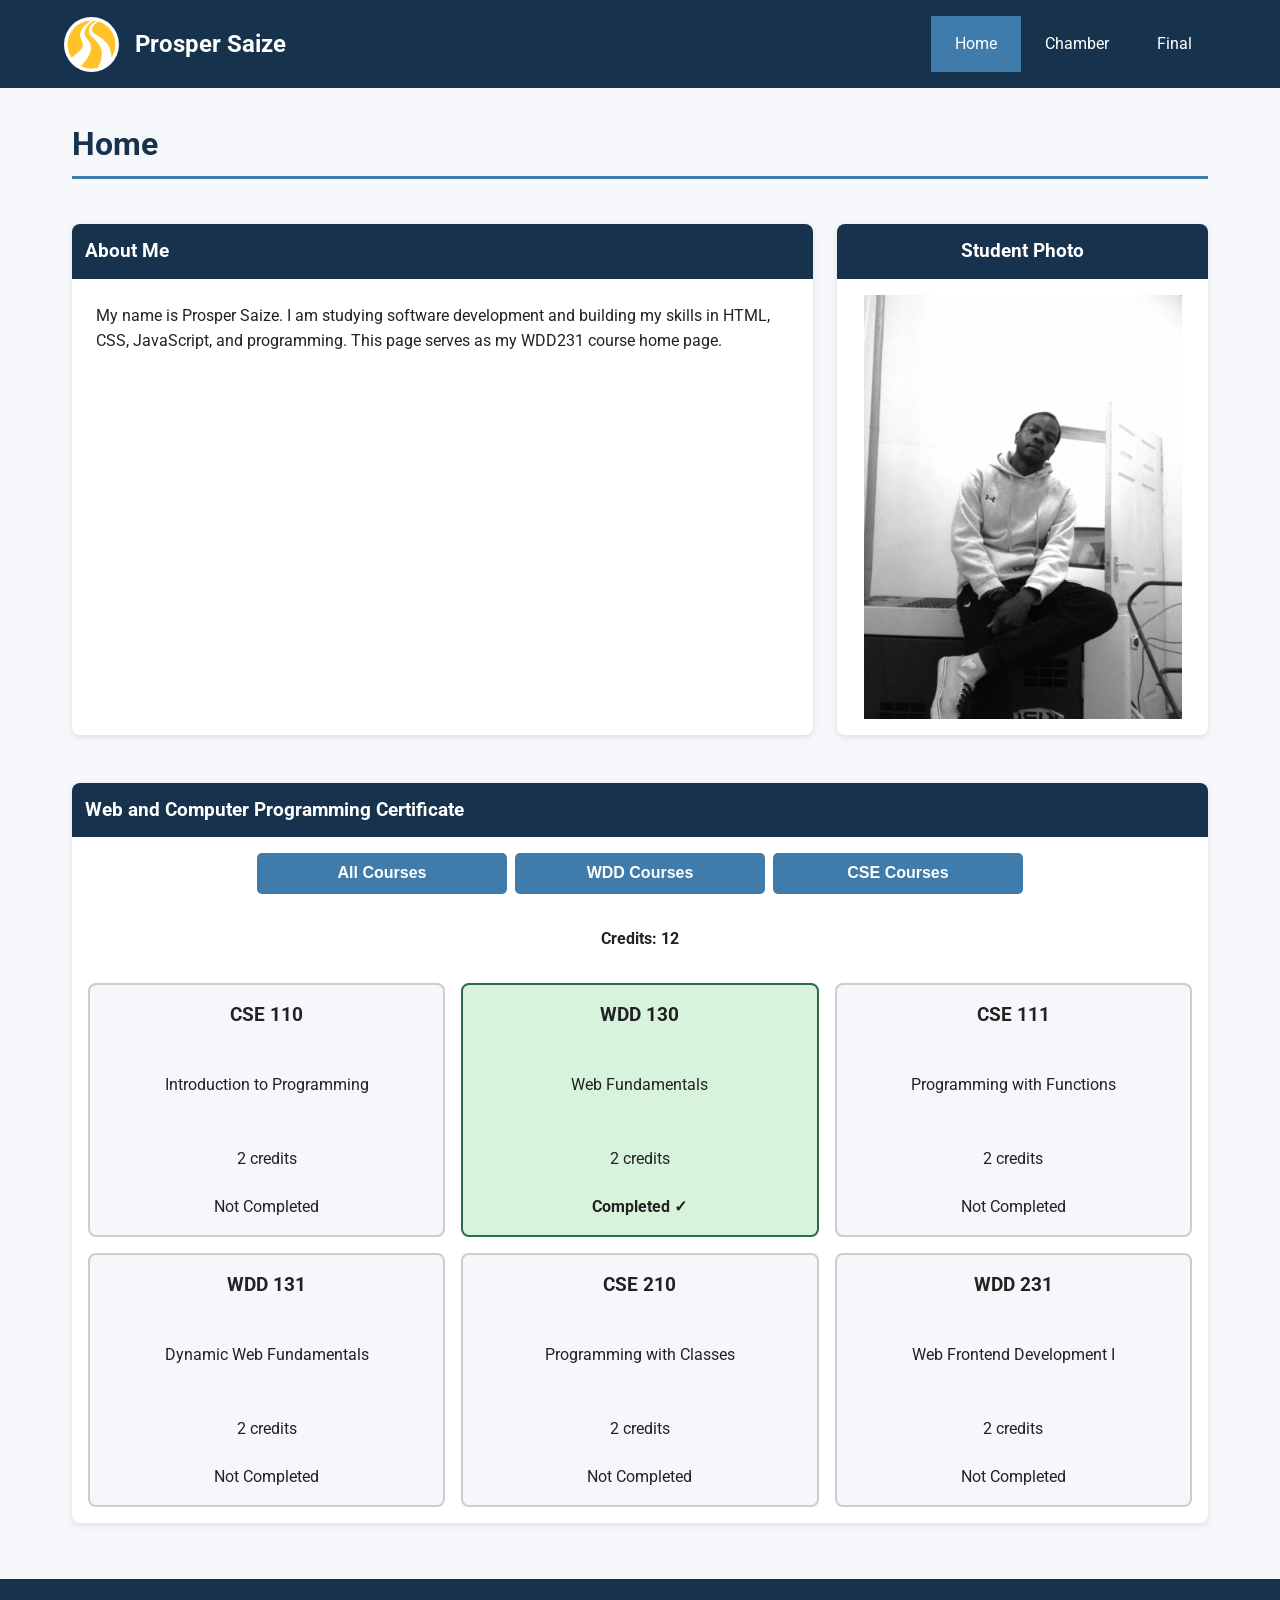
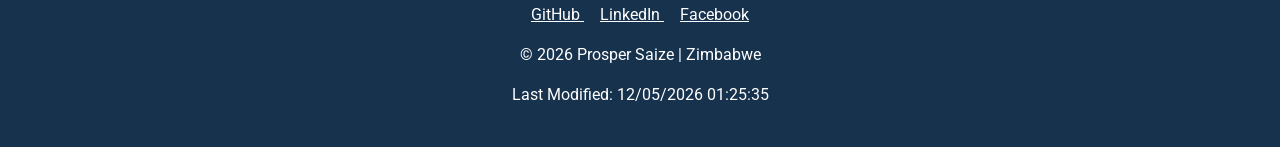
<file: index.html>
<!DOCTYPE html>
<html lang="en">
<head>
    <meta charset="UTF-8">
    <meta name="viewport" content="width=device-width, initial-scale=1.0">

    <title>Prosper Saize | WDD231 Course Home</title>

    <meta name="description" content="WDD231 course home page for Prosper Saize, featuring course information, web development studies, and projects.">
    <meta name="author" content="Prosper Saize">

    <link rel="preconnect" href="https://fonts.googleapis.com">
    <link rel="preconnect" href="https://fonts.gstatic.com" crossorigin>
    <link href="https://fonts.googleapis.com/css2?family=Roboto:wght@400;500;700&display=swap" rel="stylesheet">

    <link rel="stylesheet" href="styles/small.css">
    <link rel="stylesheet" href="styles/larger.css">

    <script src="scripts/navigation.js" defer></script>
    <script src="scripts/date.js" defer></script>
    <script src="scripts/course.js" defer></script>
</head>

<body>

    <header>
        <div class="profile">
            <img src="images/pathway.png" alt="Prosper Saize site logo">
            <span>Prosper Saize</span>
        </div>

        <button id="menu-button" type="button" aria-label="Open navigation menu">
            ☰
        </button>

        <nav id="navigation" aria-label="Main navigation">
            <a href="index.html" class="active">Home</a>
            <a href="#" aria-label="Chamber project coming soon">Chamber</a>
            <a href="#" aria-label="Final project coming soon">Final</a>
        </nav>
    </header>

    <main>
        <h1>Home</h1>

        <section class="about">
            <h2>About Me</h2>

            <p>
                My name is Prosper Saize. I am studying software development
                and building my skills in HTML, CSS, JavaScript, and programming.
                This page serves as my WDD231 course home page.
            </p>
        </section>

        <section class="photo">
            <h2>Student Photo</h2>

            <img src="images/profile.jpeg" alt="Prosper Saize">
        </section>

        <section class="certificate">
            <h2>Web and Computer Programming Certificate</h2>

            <div class="course-buttons">
                <button id="all-courses" type="button">All Courses</button>
                <button id="wdd-courses" type="button">WDD Courses</button>
                <button id="cse-courses" type="button">CSE Courses</button>
            </div>

            <p class="credits">
                Credits: <span id="total-credits">0</span>
            </p>

            <div id="course-list"></div>
        </section>
    </main>

    <footer>
        <div class="social">
            <a href="https://github.com/" target="_blank" rel="noopener noreferrer">
                GitHub
            </a>

            <a href="https://www.linkedin.com/" target="_blank" rel="noopener noreferrer">
                LinkedIn
            </a>

            <a href="#" aria-label="Facebook">
                Facebook
            </a>
        </div>

        <p>
            &copy; <span id="currentyear"></span>
            Prosper Saize | Zimbabwe
        </p>

        <p id="lastModified"></p>
    </footer>

</body>
</html>
</file>
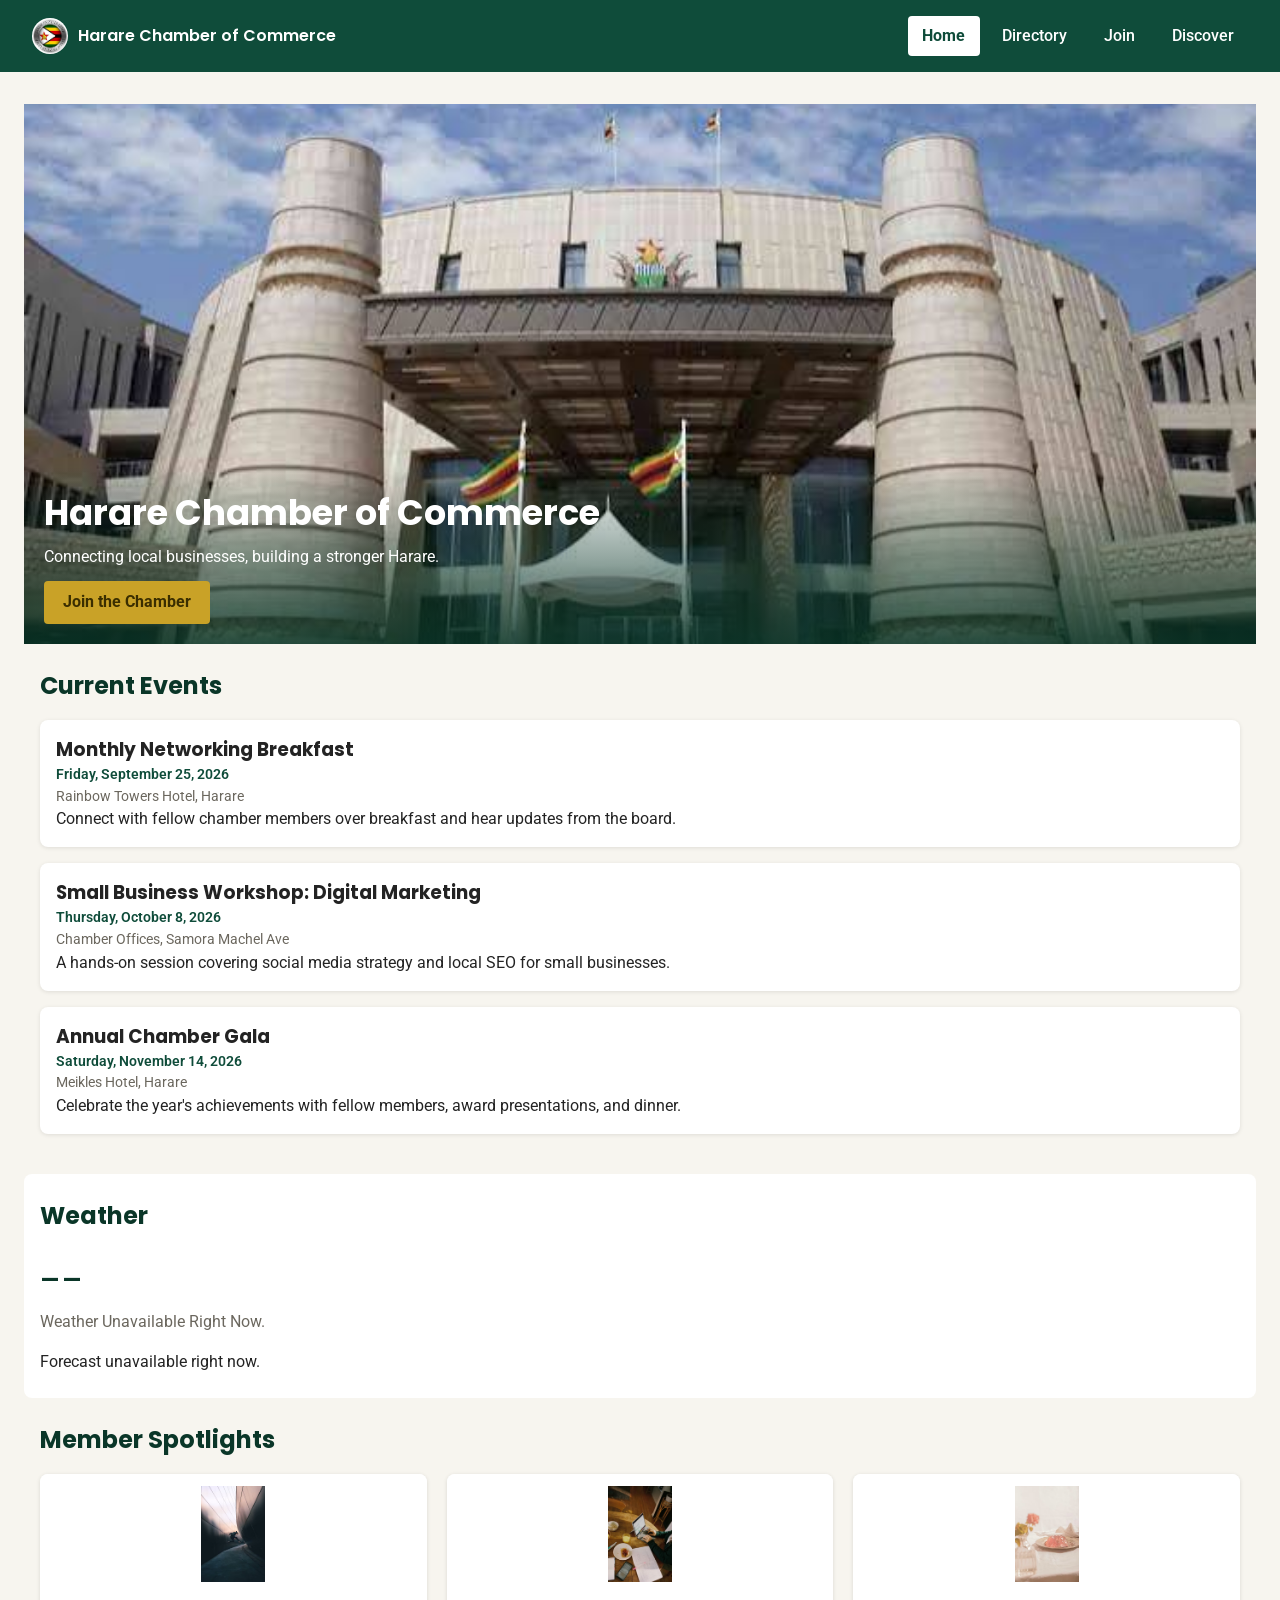
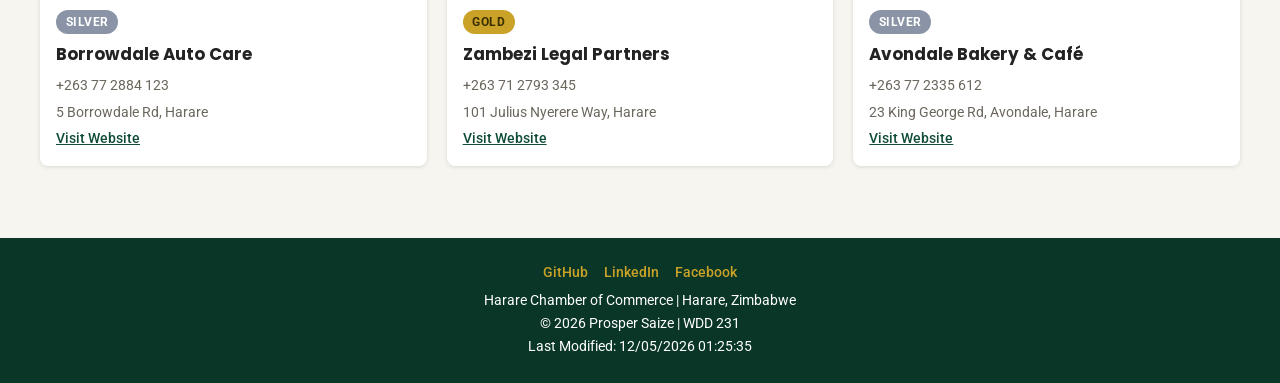
<file: chamber/index.html>
<!DOCTYPE html>
<html lang="en">
<head>
    <meta charset="UTF-8">
    <meta name="viewport" content="width=device-width, initial-scale=1.0">

    <title>Harare Chamber of Commerce | Home</title>

    <meta name="description" content="Home page of the Harare Chamber of Commerce, Zimbabwe — current events, weather, and featured member businesses.">
    <meta name="author" content="Prosper Saize">

    <link rel="icon" type="image/svg+xml" href="images/favicon.png">

    <meta property="og:title" content="Harare Chamber of Commerce | Home">
    <meta property="og:description" content="Current events, weather, and featured member businesses of the Harare Chamber of Commerce, Zimbabwe.">
    <meta property="og:image" content="https://byusaize.github.io/wdd231/chamber/images/og-image.jpg">
    <meta property="og:url" content="https://byusaize.github.io/wdd231/chamber/index.html">
    <meta property="og:type" content="website">

    <link rel="preconnect" href="https://fonts.googleapis.com">
    <link rel="preconnect" href="https://fonts.gstatic.com" crossorigin>
    <link href="https://fonts.googleapis.com/css2?family=Poppins:wght@600;700&family=Roboto:wght@400;500;700&display=swap" rel="stylesheet">

    <link rel="stylesheet" href="styles/normalize.css">
    <link rel="stylesheet" href="styles/small.css">
    <link rel="stylesheet" href="styles/larger.css">

    <script src="scripts/navigation.js" defer></script>
    <script src="scripts/date.js" defer></script>
    <script src="scripts/weather.js" defer></script>
    <script src="scripts/spotlights.js" defer></script>
    <script src="scripts/events.js" defer></script>
</head>

<body>

    <header>
        <div class="profile">
            <img src="images/favicon.png" alt="Harare Chamber of Commerce logo">
            <span>Harare Chamber of Commerce</span>
        </div>

        <button id="menu-button" type="button" aria-label="Open navigation menu" aria-expanded="false">
            &#9776;
        </button>

        <nav id="navigation" aria-label="Main navigation">
            <a href="index.html" class="active">Home</a>
            <a href="directory.html">Directory</a>
            <a href="join.html">Join</a>
            <a href="discover.html">Discover</a>
        </nav>
    </header>

    <main>
        <section class="hero">
            <img src="images/hero_zim.jpg" alt="Government building in Harare, Zimbabwe, with flags flying at the entrance" width="1600" height="900" loading="eager">
            <div class="hero-copy">
                <h1>Harare Chamber of Commerce</h1>
                <p>Connecting local businesses, building a stronger Harare.</p>
                <a href="join.html" class="cta-button">Join the Chamber</a>
            </div>
        </section>

        <section id="events" class="events" aria-labelledby="events-heading">
            <h2 id="events-heading">Current Events</h2>
            <div id="events-container"></div>
        </section>

        <section id="weather" class="weather" aria-labelledby="weather-heading">
            <h2 id="weather-heading">Weather</h2>
            <div class="weather-now">
                <p class="temp" id="current-temp">--</p>
                <p class="condition" id="current-condition">Loading current conditions…</p>
            </div>
            <div class="forecast" id="forecast-container"></div>
        </section>

        <section id="spotlights" class="spotlights" aria-labelledby="spotlights-heading">
            <h2 id="spotlights-heading">Member Spotlights</h2>
            <div id="spotlight-container"></div>
        </section>
    </main>

    <footer>
        <div class="social">
            <a href="https://github.com/" target="_blank" rel="noopener noreferrer">GitHub</a>
            <a href="https://www.linkedin.com/" target="_blank" rel="noopener noreferrer">LinkedIn</a>
            <a href="#" aria-label="Facebook">Facebook</a>
        </div>

        <p>Harare Chamber of Commerce | Harare, Zimbabwe</p>
        <p>&copy; <span id="currentyear"></span> Prosper Saize | WDD 231</p>
        <p id="lastModified"></p>
    </footer>

</body>
</html>
</file>
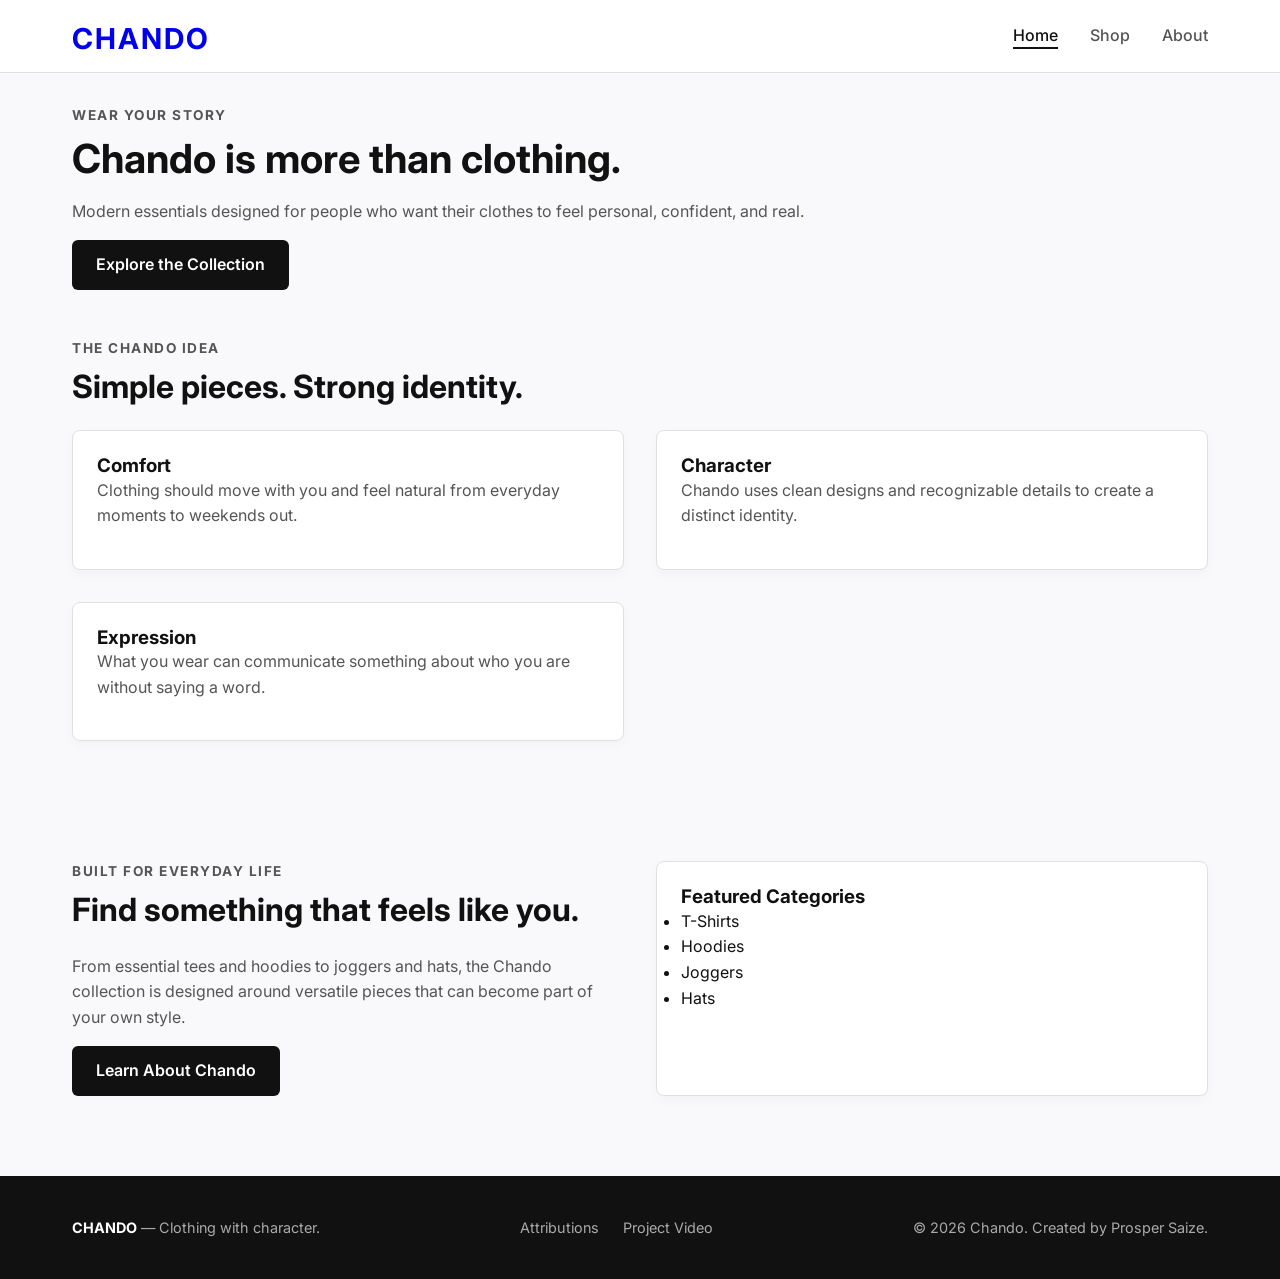
<file: final/index.html>
<!DOCTYPE html>
<html lang="en">
<head>
    <meta charset="UTF-8">
    <meta name="viewport" content="width=device-width, initial-scale=1.0">
    <title>Chando | Modern Clothing Brand</title>
    <meta name="description" content="Discover Chando, a modern clothing brand focused on confidence, simplicity, comfort, and personal expression.">
    <meta name="author" content="Prosper Saize">

    <!-- Open Graph / Social Media Metadata -->
    <meta property="og:title" content="Chando | Modern Clothing Brand">
    <meta property="og:description" content="Discover Chando clothing and explore modern styles designed for everyday life.">
    <meta property="og:type" content="website">
    <meta property="og:url" content="https://byusaize.github.io/wdd231/final/index.html">
    <meta property="og:image" content="https://byusaize.github.io/wdd231/final/images/hoodies.jpeg">

    <!-- Favicon -->
    <link rel="icon" href="./images/hoodies.jpeg">

    <!-- Google Fonts -->
    <link rel="preconnect" href="https://fonts.googleapis.com">
    <link rel="preconnect" href="https://fonts.gstatic.com" crossorigin>
    <link href="https://fonts.googleapis.com/css2?family=Inter:wght@400;600;700&display=swap" rel="stylesheet">

    <!-- CSS -->
    <link rel="stylesheet" href="./styles/chando.css">
    <link rel="stylesheet" href="./styles/chando-large.css">

    <!-- JavaScript -->
    <script type="module" src="./scripts/main.js"></script>
</head>
<body>

    <!-- HEADER -->
    <header>
        <div class="header-inner">

            <a class="logo-link" href="./index.html" aria-label="Chando home">
                <span class="logo logo-text">CHANDO</span>
            </a>

            <!-- Mobile Menu Button -->
            <button id="menu-button" aria-label="Open navigation" aria-expanded="false" aria-controls="site-nav">☰</button>

            <!-- NAVIGATION -->
            <nav id="site-nav" aria-label="Main navigation">
                <ul>
                    <li><a class="active" href="./index.html">Home</a></li>
                    <li><a href="./shop.html">Shop</a></li>
                    <li><a href="./about.html">About</a></li>
                </ul>
            </nav>

        </div>
    </header>

    <!-- MAIN CONTENT -->
    <main>

        <!-- HERO SECTION -->
        <section class="hero">
            <div class="hero-content">
                <p class="eyebrow">Wear Your Story</p>
                <h1>Chando is more than clothing.</h1>
                <p>Modern essentials designed for people who want their clothes to feel personal, confident, and real.</p>
                <a class="button alt" href="./shop.html">Explore the Collection</a>
            </div>
        </section>

        <!-- CHANDO IDEA -->
        <section class="section">
            <p class="eyebrow">The Chando Idea</p>
            <h2>Simple pieces. Strong identity.</h2>
            <div class="intro-grid">
                <article class="card">
                    <h3>Comfort</h3>
                    <p>Clothing should move with you and feel natural from everyday moments to weekends out.</p>
                </article>
                <article class="card">
                    <h3>Character</h3>
                    <p>Chando uses clean designs and recognizable details to create a distinct identity.</p>
                </article>
                <article class="card">
                    <h3>Expression</h3>
                    <p>What you wear can communicate something about who you are without saying a word.</p>
                </article>
            </div>
        </section>

        <!-- BRAND SECTION -->
        <section class="section">
            <div class="story-grid">
                <div>
                    <p class="eyebrow">Built for Everyday Life</p>
                    <h2>Find something that feels like you.</h2>
                    <p>From essential tees and hoodies to joggers and hats, the Chando collection is designed around versatile pieces that can become part of your own style.</p>
                    <a class="button" href="./about.html">Learn About Chando</a>
                </div>
                <div class="card">
                    <h3>Featured Categories</h3>
                    <ul>
                        <li>T-Shirts</li>
                        <li>Hoodies</li>
                        <li>Joggers</li>
                        <li>Hats</li>
                    </ul>
                </div>
            </div>
        </section>

    </main>

    <!-- FOOTER -->
    <footer>
        <div class="footer-inner">
            <p><strong>CHANDO</strong> — Clothing with character.</p>
            <div class="footer-links">
                <a href="./attributions.html">Attributions</a>
                <a href="https://www.loom.com/share/b6b843a3c90b471392c0cf7f0911a824" target="_blank" rel="noopener">Project Video</a>
            </div>
            <p>&copy; <span id="year"></span> Chando. Created by Prosper Saize.</p>
        </div>
    </footer>

</body>
</html>
</file>
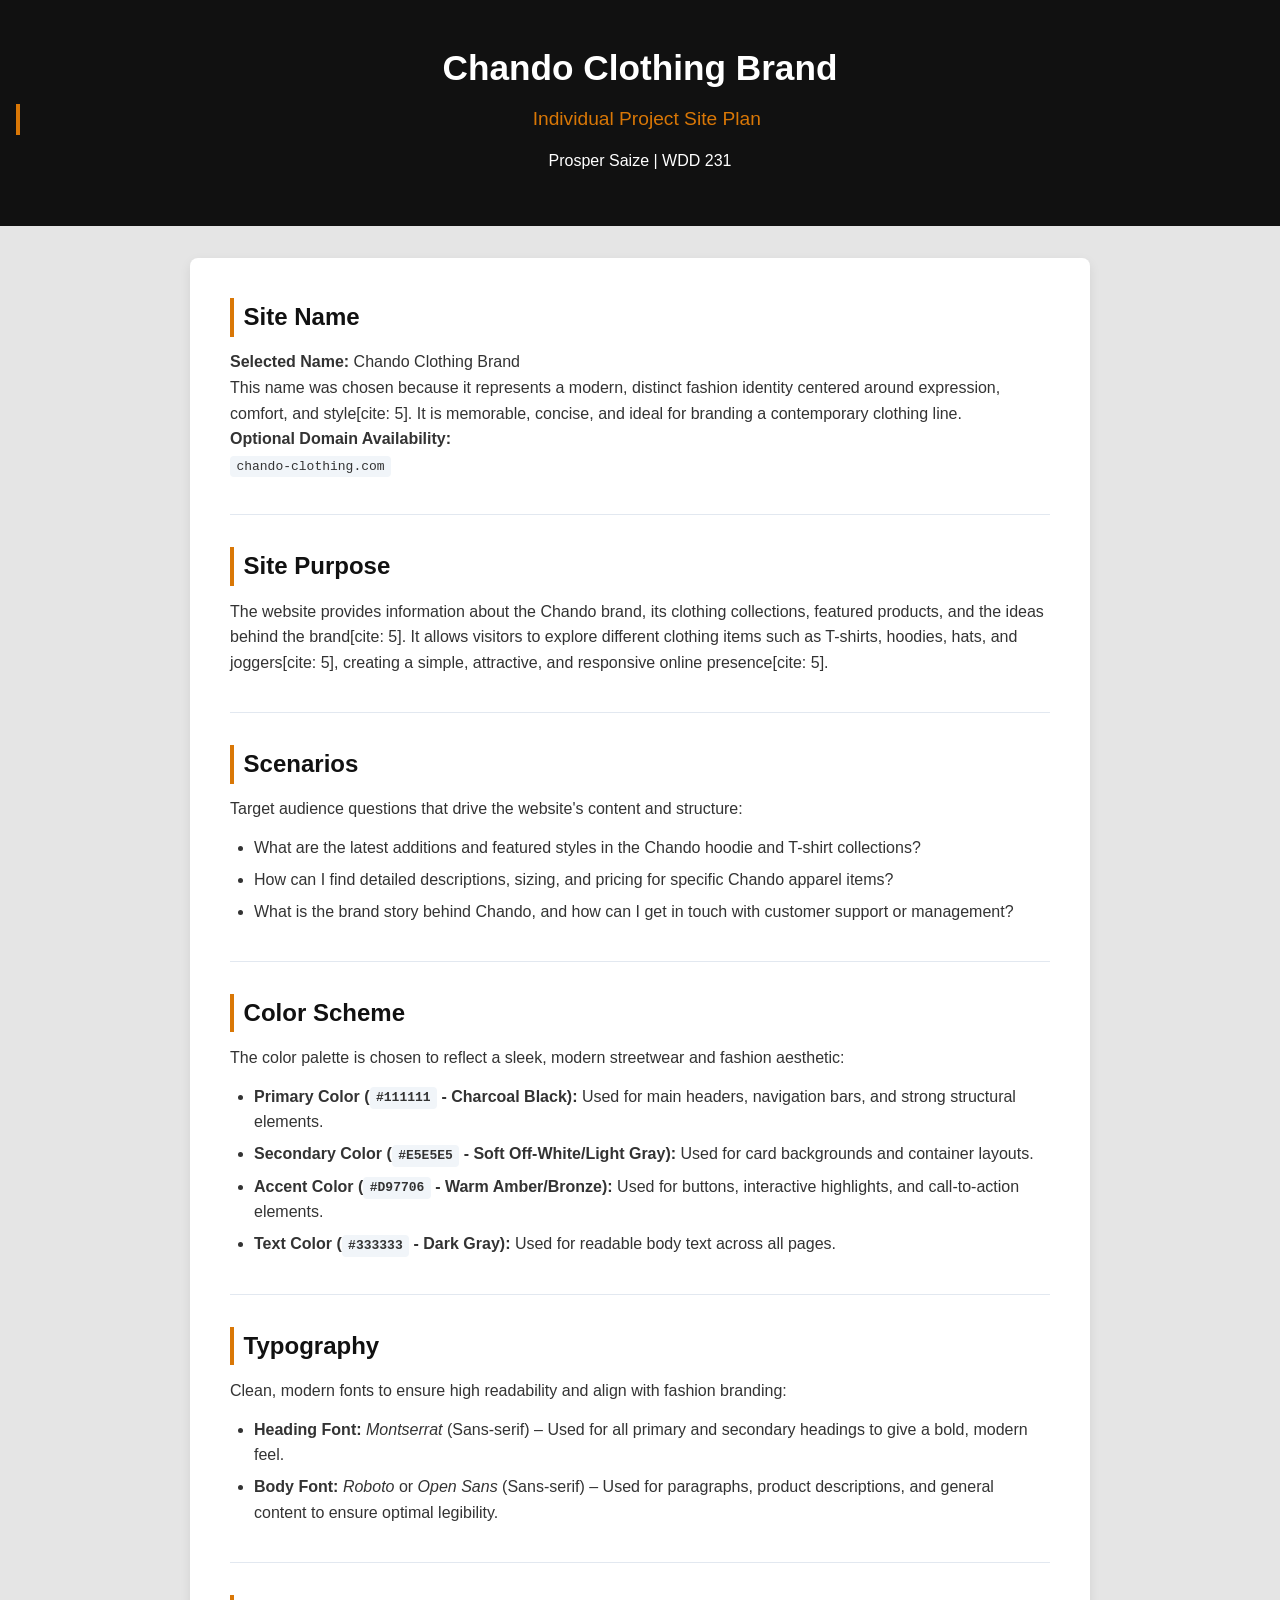
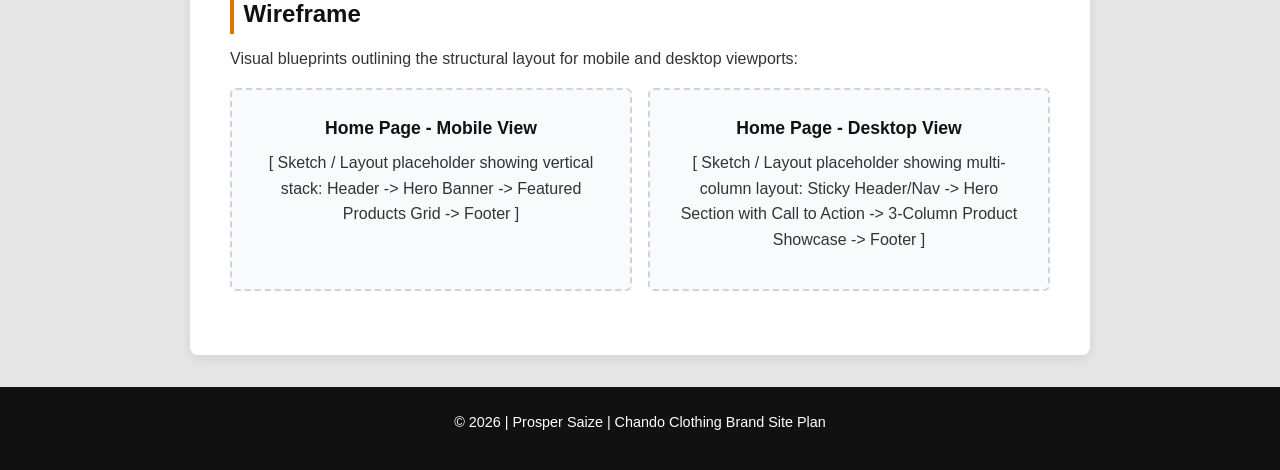
<file: siteplan.html>
<!DOCTYPE html>
<html lang="en">
<head>
    <meta charset="UTF-8">
    <meta name="viewport" content="width=device-width, initial-scale=1.0">
    <title>Chando Clothing Brand - Project Site Plan</title>
    <link rel="stylesheet" href="styles/siteplan.css">
</head>
<body>
    <header>
        <h1>Chando Clothing Brand</h1>
        <h2>Individual Project Site Plan</h2>
        <p>Prosper Saize | WDD 231</p>
    </header>

    <main>
        <!-- 1. Site Name Section -->
        <section>
            <h2>Site Name</h2>
            <dl>
                <dt><strong>Selected Name:</strong> Chando Clothing Brand</dt>
                <dd>This name was chosen because it represents a modern, distinct fashion identity centered around expression, comfort, and style[cite: 5]. It is memorable, concise, and ideal for branding a contemporary clothing line.</dd>
                <dt><strong>Optional Domain Availability:</strong></dt>
                <dd><code>chando-clothing.com</code></dd>
            </dl>
        </section>

        <!-- 2. Site Purpose Section -->
        <section>
            <h2>Site Purpose</h2>
            <p>The website provides information about the Chando brand, its clothing collections, featured products, and the ideas behind the brand[cite: 5]. It allows visitors to explore different clothing items such as T-shirts, hoodies, hats, and joggers[cite: 5], creating a simple, attractive, and responsive online presence[cite: 5].</p>
        </section>

        <!-- 3. Scenarios Section -->
        <section>
            <h2>Scenarios</h2>
            <p>Target audience questions that drive the website's content and structure:</p>
            <ul>
                <li>What are the latest additions and featured styles in the Chando hoodie and T-shirt collections?</li>
                <li>How can I find detailed descriptions, sizing, and pricing for specific Chando apparel items?</li>
                <li>What is the brand story behind Chando, and how can I get in touch with customer support or management?</li>
            </ul>
        </section>

        <!-- 4. Color Scheme Section -->
        <section>
            <h2>Color Scheme</h2>
            <p>The color palette is chosen to reflect a sleek, modern streetwear and fashion aesthetic:</p>
            <ul>
                <li><strong>Primary Color (<code>#111111</code> - Charcoal Black):</strong> Used for main headers, navigation bars, and strong structural elements.</li>
                <li><strong>Secondary Color (<code>#E5E5E5</code> - Soft Off-White/Light Gray):</strong> Used for card backgrounds and container layouts.</li>
                <li><strong>Accent Color (<code>#D97706</code> - Warm Amber/Bronze):</strong> Used for buttons, interactive highlights, and call-to-action elements.</li>
                <li><strong>Text Color (<code>#333333</code> - Dark Gray):</strong> Used for readable body text across all pages.</li>
            </ul>
        </section>

        <!-- 5. Typography Section -->
        <section>
            <h2>Typography</h2>
            <p>Clean, modern fonts to ensure high readability and align with fashion branding:</p>
            <ul>
                <li><strong>Heading Font:</strong> <em>Montserrat</em> (Sans-serif) – Used for all primary and secondary headings to give a bold, modern feel.</li>
                <li><strong>Body Font:</strong> <em>Roboto</em> or <em>Open Sans</em> (Sans-serif) – Used for paragraphs, product descriptions, and general content to ensure optimal legibility.</li>
            </ul>
        </section>

        <!-- 6. Wireframe Section -->
        <section>
            <h2>Wireframe</h2>
            <p>Visual blueprints outlining the structural layout for mobile and desktop viewports:</p>
            <div class="wireframe-grid">
                <div class="wireframe-box">
                    <h3>Home Page - Mobile View</h3>
                    <p>[ Sketch / Layout placeholder showing vertical stack: Header -> Hero Banner -> Featured Products Grid -> Footer ]</p>
                </div>
                <div class="wireframe-box">
                    <h3>Home Page - Desktop View</h3>
                    <p>[ Sketch / Layout placeholder showing multi-column layout: Sticky Header/Nav -> Hero Section with Call to Action -> 3-Column Product Showcase -> Footer ]</p>
                </div>
            </div>
        </section>
    </main>

    <footer>
        <p>&copy; 2026 | Prosper Saize | Chando Clothing Brand Site Plan</p>
    </footer>
</body>
</html>
</file>
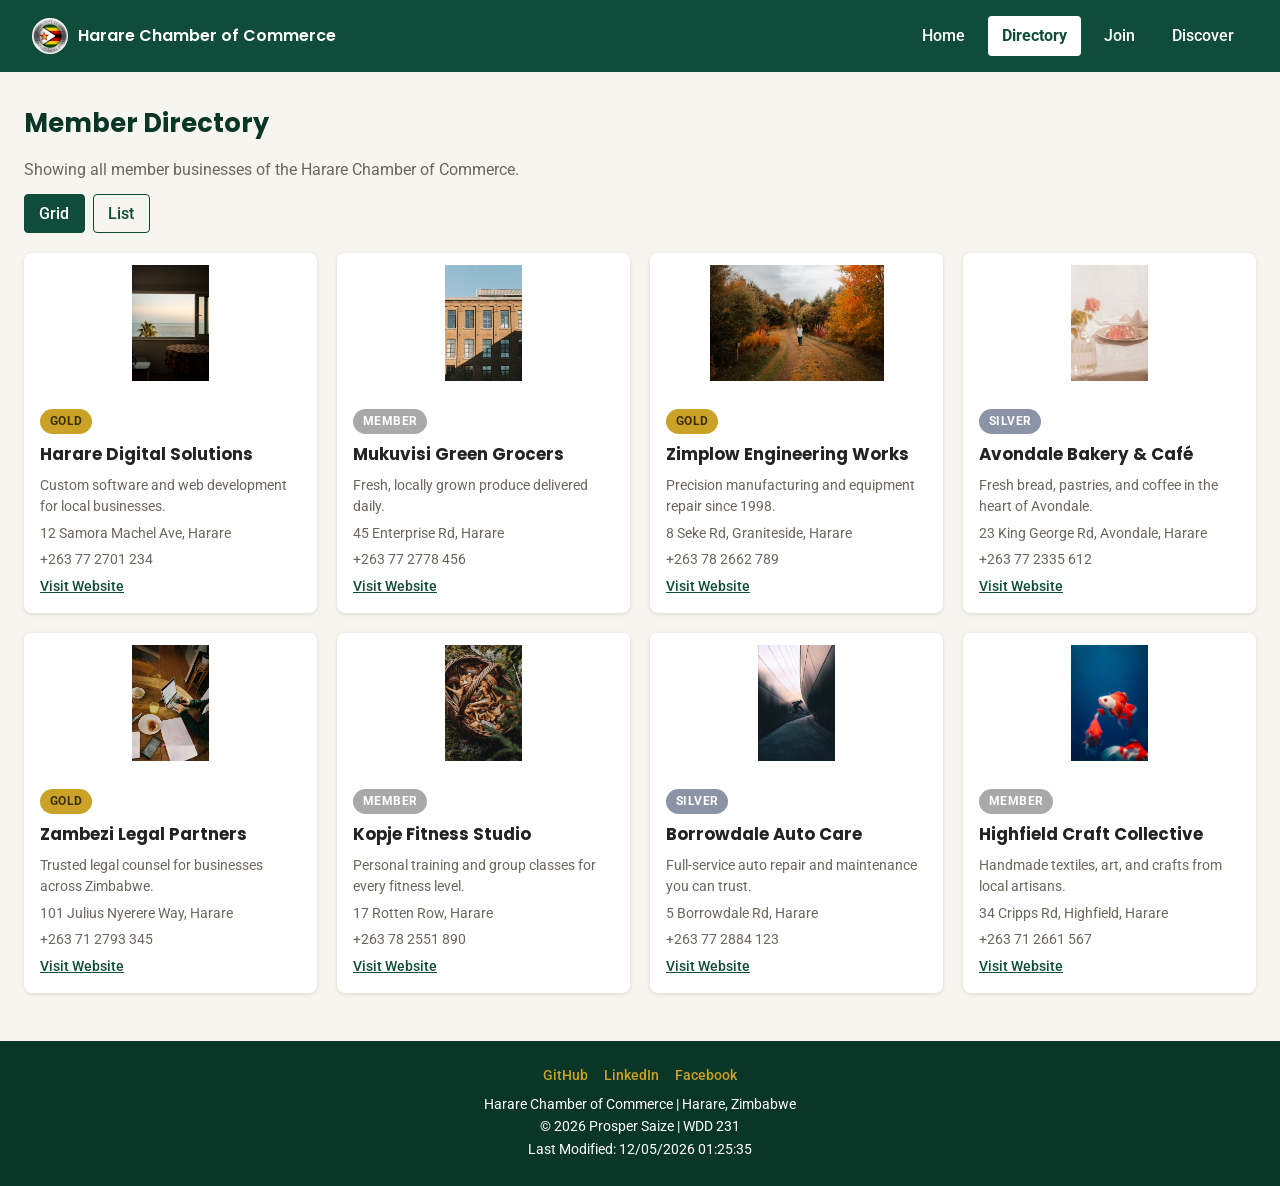
<file: chamber/directory.html>
<!DOCTYPE html>
<html lang="en">
<head>
    <meta charset="UTF-8">
    <meta name="viewport" content="width=device-width, initial-scale=1.0">

    <title>Harare Chamber of Commerce | Member Directory</title>

    <meta name="description" content="Directory of member businesses of the Harare Chamber of Commerce, Zimbabwe.">
    <meta name="author" content="Prosper Saize">

    <!-- Favicon -->
    <link rel="icon" type="image/svg+xml" href="images/favicon.png">

    <!-- Open Graph / Facebook meta -->
    <meta property="og:title" content="Harare Chamber of Commerce | Member Directory">
    <meta property="og:description" content="Explore member businesses of the Harare Chamber of Commerce, Zimbabwe.">
    <meta property="og:image" content="https://byusaize.github.io/wdd231/chamber/images/og-image.jpg">
    <meta property="og:url" content="https://byusaize.github.io/wdd231/chamber/directory.html">
    <meta property="og:type" content="website">

    <link rel="preconnect" href="https://fonts.googleapis.com">
    <link rel="preconnect" href="https://fonts.gstatic.com" crossorigin>
    <link href="https://fonts.googleapis.com/css2?family=Poppins:wght@600;700&family=Roboto:wght@400;500;700&display=swap" rel="stylesheet">

    <!-- CSS: normalize first, then mobile-first, then larger-view -->
    <link rel="stylesheet" href="styles/normalize.css">
    <link rel="stylesheet" href="styles/small.css">
    <link rel="stylesheet" href="styles/larger.css">

    <script src="scripts/navigation.js" defer></script>
    <script src="scripts/date.js" defer></script>
    <script src="scripts/directory.js" defer></script>
</head>

<body>

    <header>
        <div class="profile">
            <img src="images/favicon.png" alt="Harare Chamber of Commerce logo">
            <span>Harare Chamber of Commerce</span>
        </div>

        <button id="menu-button" type="button" aria-label="Open navigation menu" aria-expanded="false">
            &#9776;
        </button>

        <nav id="navigation" aria-label="Main navigation">
            <a href="index.html">Home</a>
            <a href="directory.html" class="active">Directory</a>
            <a href="join.html">Join</a>
            <a href="discover.html">Discover</a>
        </nav>
    </header>

    <main>
        <h1>Member Directory</h1>

        <div class="directory-controls">
            <p>Showing all member businesses of the Harare Chamber of Commerce.</p>

            <div class="view-toggle">
                <button id="grid-view" type="button" class="active" aria-label="Grid view">Grid</button>
                <button id="list-view" type="button" aria-label="List view">List</button>
            </div>
        </div>

        <div id="member-container"></div>
    </main>

    <footer>
        <div class="social">
            <a href="https://github.com/" target="_blank" rel="noopener noreferrer">GitHub</a>
            <a href="https://www.linkedin.com/" target="_blank" rel="noopener noreferrer">LinkedIn</a>
            <a href="#" aria-label="Facebook">Facebook</a>
        </div>

        <p>Harare Chamber of Commerce | Harare, Zimbabwe</p>
        <p>&copy; <span id="currentyear"></span> Prosper Saize | WDD 231</p>
        <p id="lastModified"></p>
    </footer>

</body>
</html>
</file>
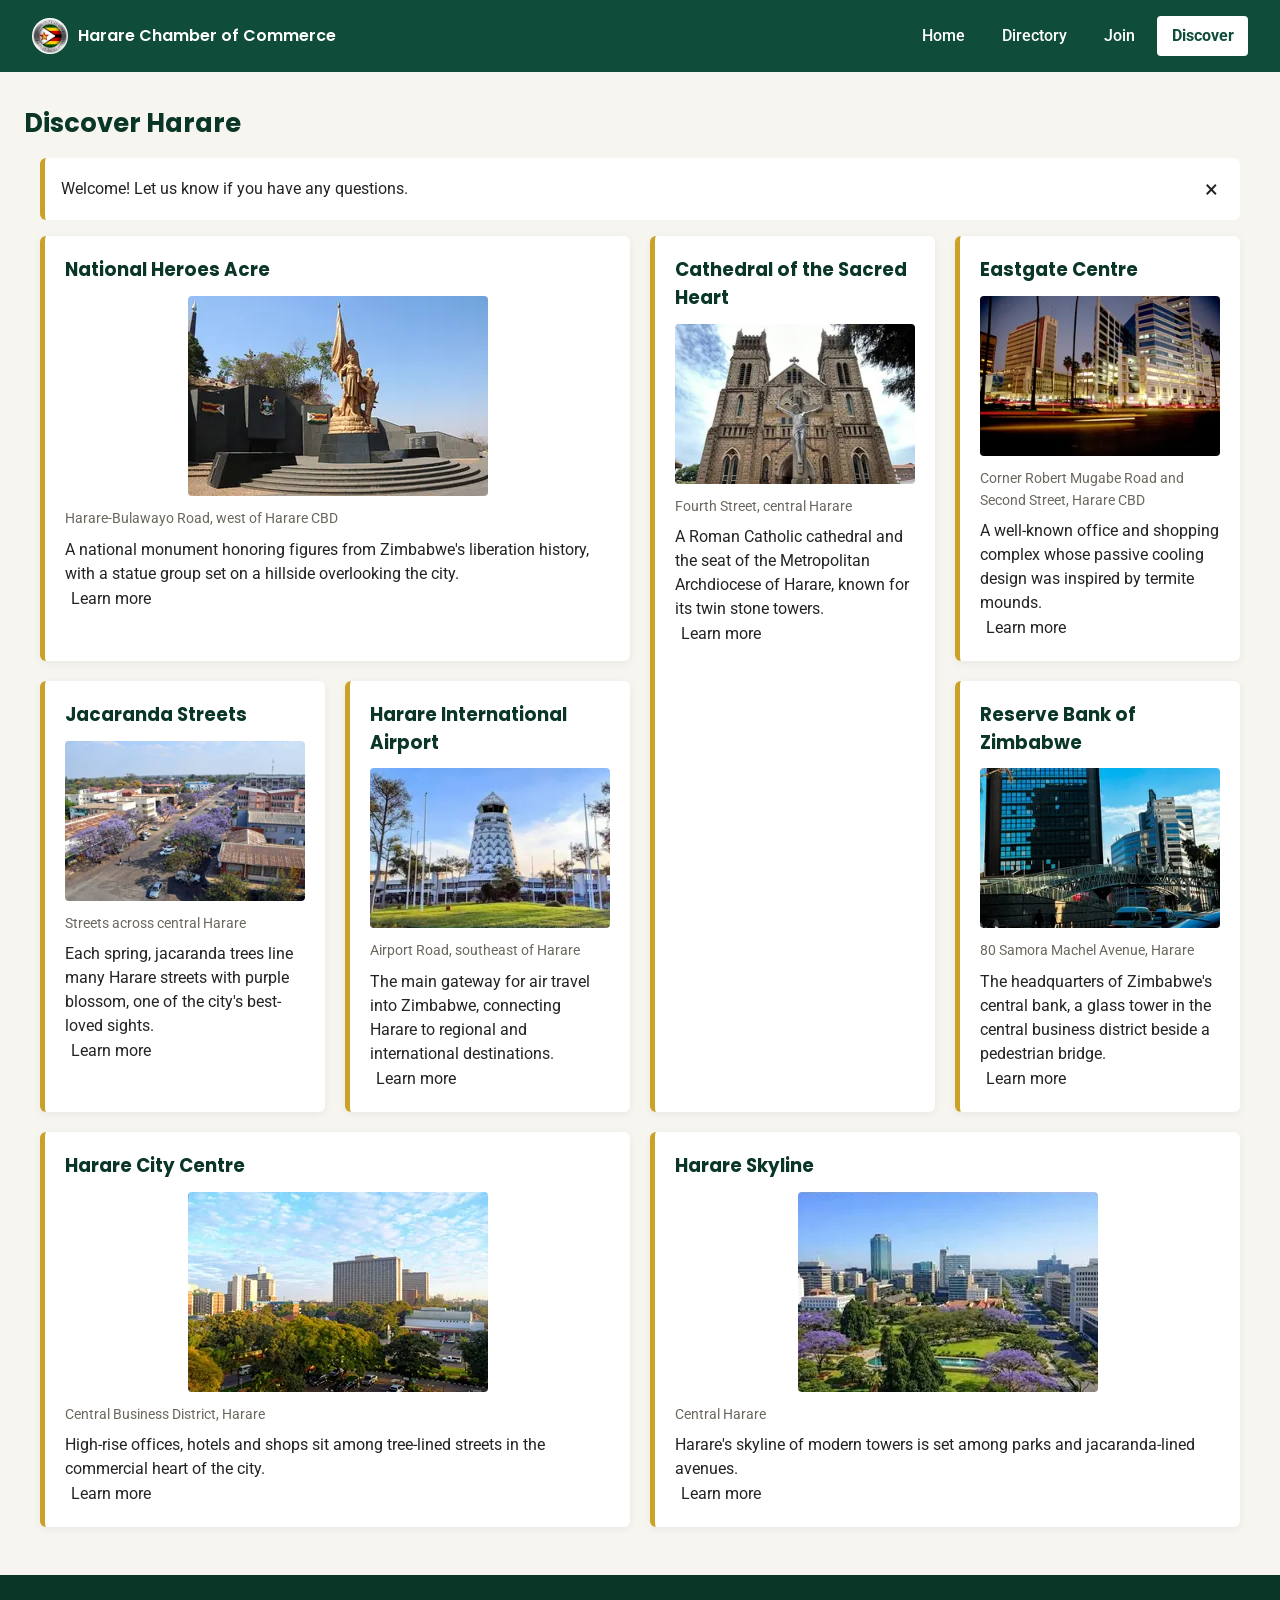
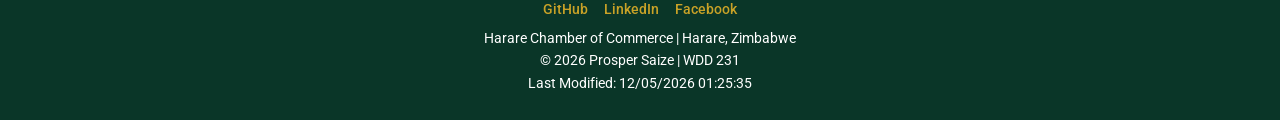
<file: chamber/discover.html>
<!DOCTYPE html>
<html lang="en">
<head>
    <meta charset="UTF-8">
    <meta name="viewport" content="width=device-width, initial-scale=1.0">

    <title>Harare Chamber of Commerce | Discover</title>

    <meta name="description" content="Discover Harare, Zimbabwe: parks, museums, markets and landmarks that make the city a great place to do business and visit.">
    <meta name="author" content="Prosper Saize">

    <link rel="icon" type="image/svg+xml" href="images/favicon.png">

    <meta property="og:title" content="Harare Chamber of Commerce | Discover">
    <meta property="og:description" content="Explore eight places of interest in Harare, Zimbabwe.">
    <meta property="og:image" content="https://byusaize.github.io/wdd231/chamber/images/og-image.jpg">
    <meta property="og:url" content="https://byusaize.github.io/wdd231/chamber/discover.html">
    <meta property="og:type" content="website">

    <link rel="preconnect" href="https://fonts.googleapis.com">
    <link rel="preconnect" href="https://fonts.gstatic.com" crossorigin>
    <link href="https://fonts.googleapis.com/css2?family=Poppins:wght@600;700&family=Roboto:wght@400;500;700&display=swap" rel="stylesheet">

    <link rel="stylesheet" href="styles/normalize.css">
    <link rel="stylesheet" href="styles/small.css">
    <link rel="stylesheet" href="styles/larger.css">
    <link rel="stylesheet" href="styles/discover.css">

    <script src="scripts/navigation.js" defer></script>
    <script src="scripts/date.js" defer></script>
    <script src="scripts/discover.mjs" type="module"></script>
</head>

<body>

    <header>
        <div class="profile">
            <img src="images/favicon.png" alt="Harare Chamber of Commerce logo">
            <span>Harare Chamber of Commerce</span>
        </div>

        <button id="menu-button" type="button" aria-label="Open navigation menu" aria-expanded="false">
            &#9776;
        </button>

        <nav id="navigation" aria-label="Main navigation">
            <a href="index.html">Home</a>
            <a href="directory.html">Directory</a>
            <a href="join.html">Join</a>
            <a href="discover.html" class="active">Discover</a>
        </nav>
    </header>

    <main>
        <h1>Discover Harare</h1>

        <div id="visit-message" role="status">
            <span id="visit-text"></span>
            <button id="visit-close" type="button" aria-label="Close message">&times;</button>
        </div>

        <div id="discover-grid"></div>
    </main>

    <footer>
        <div class="social">
            <a href="https://github.com/" target="_blank" rel="noopener noreferrer">GitHub</a>
            <a href="https://www.linkedin.com/" target="_blank" rel="noopener noreferrer">LinkedIn</a>
            <a href="#" aria-label="Facebook">Facebook</a>
        </div>

        <p>Harare Chamber of Commerce | Harare, Zimbabwe</p>
        <p>&copy; <span id="currentyear"></span> Prosper Saize | WDD 231</p>
        <p id="lastModified"></p>
    </footer>

</body>
</html>
</file>
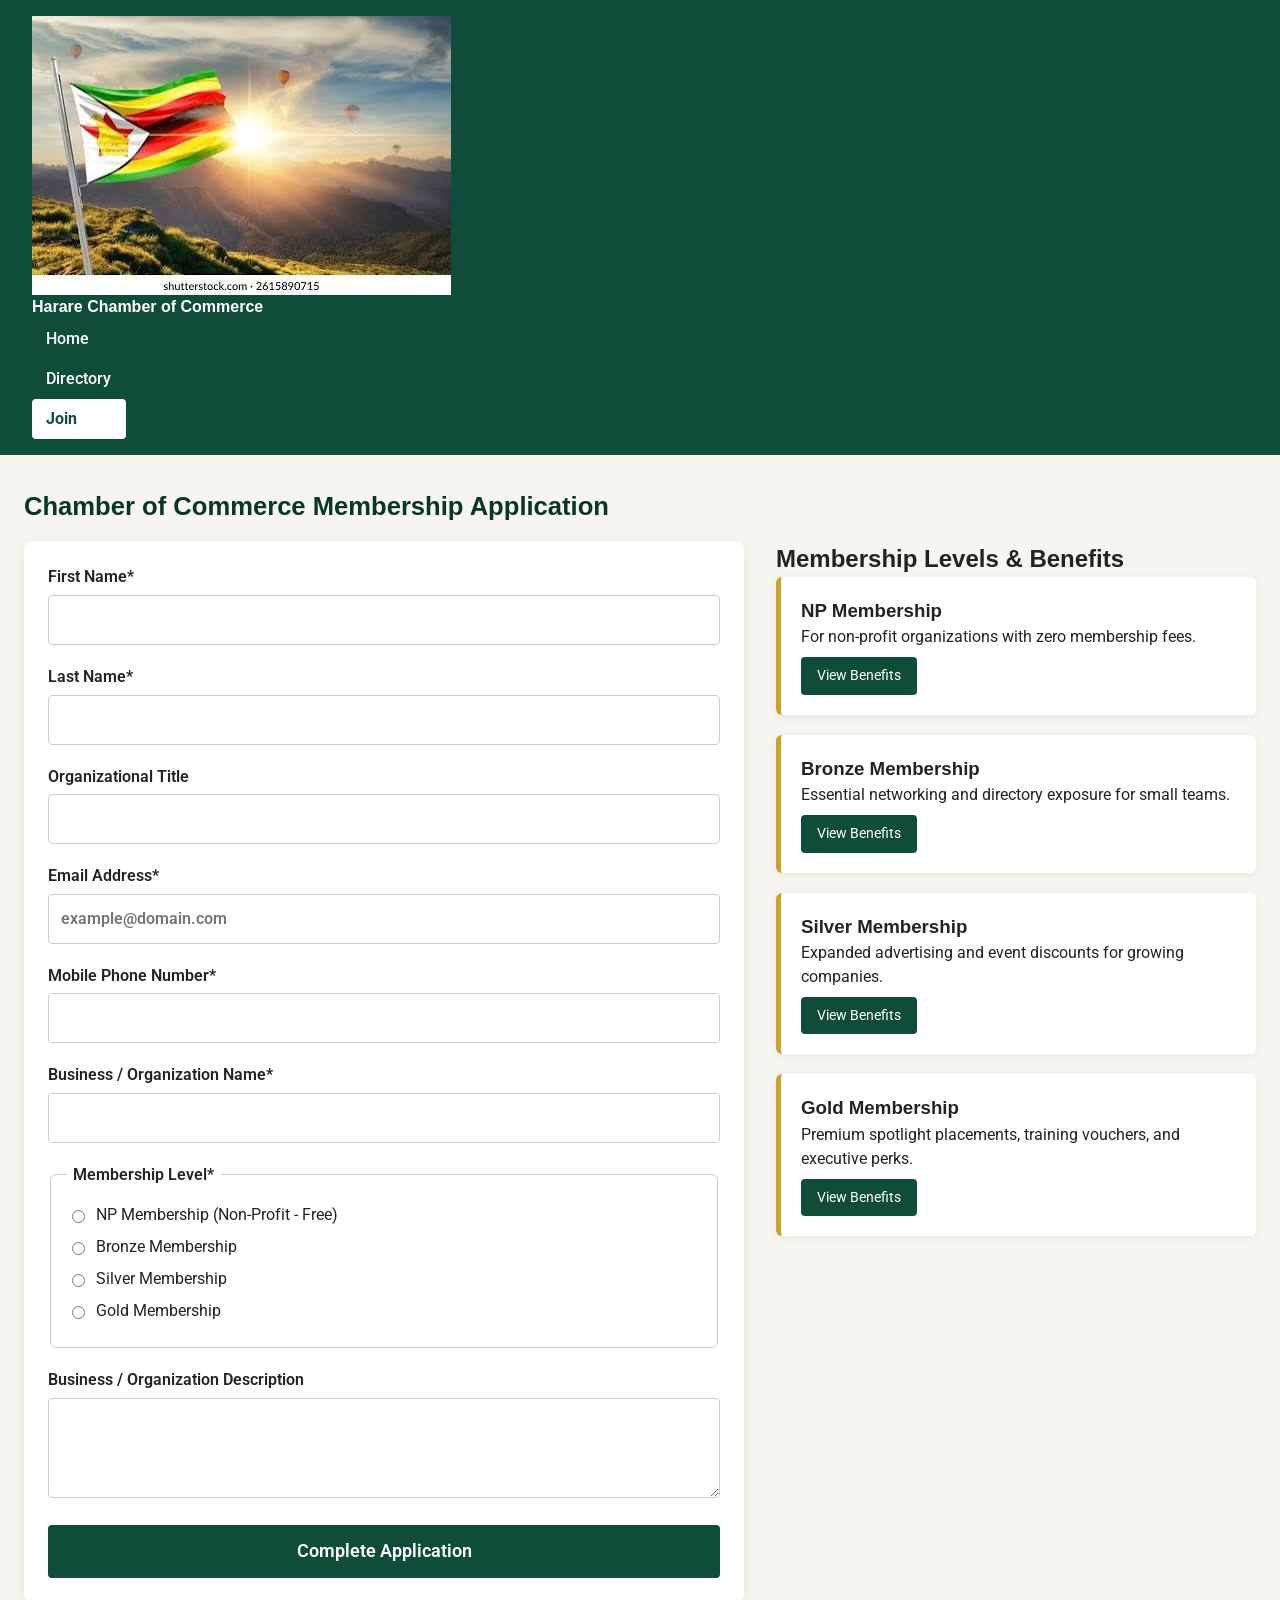
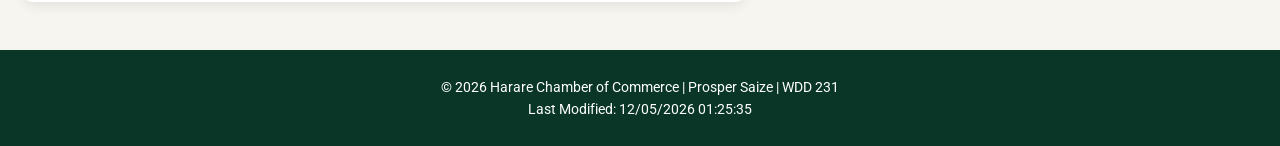
<file: chamber/join.html>
<!DOCTYPE html>
<html lang="en">
<head>
  <meta charset="UTF-8">
  <meta name="viewport" content="width=device-width, initial-scale=1.0">
  <title>Chamber of Commerce | Join Us</title>
  <meta name="description" content="Apply to join the Harare Chamber of Commerce. Select a membership level and submit your organization application.">
  <meta name="author" content="Prosper Saize">

  <!-- OpenGraph Meta Tags -->
  <meta property="og:title" content="Harare Chamber of Commerce - Membership Application">
  <meta property="og:description" content="Apply to join the Harare Chamber of Commerce. Select a membership level and submit your organization application.">
  <meta property="og:image" content="https://byusaize.github.io/wdd231/chamber/zimflag.jpg">
  <meta property="og:url" content="https://byusaize.github.io/wdd231/chamber/join.html">

  <link rel="icon" href="favicon.svg.jpg">

  <!-- Google Fonts Preconnect & Links -->
  <link rel="preconnect" href="https://fonts.googleapis.com">
  <link rel="preconnect" href="https://fonts.gstatic.com" crossorigin>
  <link href="https://fonts.googleapis.com/css2?family=Roboto:wght@400;700&display=swap" rel="stylesheet">

  <link rel="stylesheet" href="styles/normalize.css">
  <link rel="stylesheet" href="styles/small.css">
  <link rel="stylesheet" href="styles/larger.css">

  <script src="scripts/navigation.js" defer></script>
  <script src="scripts/date.js" defer></script>
  <script src="scripts/join.js" defer></script>
</head>
<body>

  <header>
    <div class="header-container">
      <img src="zimflag.jpg" alt="Harare Chamber of Commerce Logo" class="logo">
      <p class="site-title">Harare Chamber of Commerce</p>
      <button id="menu-button" aria-label="Toggle Navigation Menu" aria-expanded="false">&#9776;</button>
      <nav id="navigation">
        <ul>
          <li><a href="index.html">Home</a></li>
          <li><a href="directory.html">Directory</a></li>
          <li><a href="join.html" class="active">Join</a></li>
        </ul>
      </nav>
    </div>
  </header>

  <main class="join-main">
    <h1>Chamber of Commerce Membership Application</h1>
    
    <div class="join-container">
      <!-- Form Section -->
      <section class="form-section">
        <form method="get" action="thankyou.html" id="join-form">
          
          <label>
            First Name*
            <input type="text" name="fname" required title="Please enter your first name" autocomplete="given-name">
          </label>

          <label>
            Last Name*
            <input type="text" name="lname" required title="Please enter your last name" autocomplete="family-name">
          </label>

          <label>
            Organizational Title
            <input type="text" name="title" title="Title must contain at least 7 letters, spaces, or hyphens" autocomplete="organization-title" pattern="[A-Za-z\s\-]{7,}">
          </label>

          <label>
            Email Address*
            <input type="email" name="email" required title="Please enter a valid email address" autocomplete="email" placeholder="example@domain.com">
          </label>

          <label>
            Mobile Phone Number*
            <input type="tel" name="phone" required title="Please enter your mobile phone number" autocomplete="tel">
          </label>

          <label>
            Business / Organization Name*
            <input type="text" name="organization" required title="Please enter your business or organization name" autocomplete="organization">
          </label>

          <fieldset class="membership-selection">
            <legend>Membership Level*</legend>
            <label class="radio-label">
              <input type="radio" name="membership" value="np" required> NP Membership (Non-Profit - Free)
            </label>
            <label class="radio-label">
              <input type="radio" name="membership" value="bronze"> Bronze Membership
            </label>
            <label class="radio-label">
              <input type="radio" name="membership" value="silver"> Silver Membership
            </label>
            <label class="radio-label">
              <input type="radio" name="membership" value="gold"> Gold Membership
            </label>
          </fieldset>

          <label>
            Business / Organization Description
            <textarea name="description" title="Provide a brief description of your business or organization"></textarea>
          </label>

          <!-- Hidden Timestamp -->
          <input type="hidden" name="timestamp" id="timestamp">

          <input type="submit" value="Complete Application" class="submit-btn">
        </form>
      </section>

      <!-- Membership Cards Section -->
      <section class="cards-section">
        <h2>Membership Levels & Benefits</h2>
        <div class="membership-cards">
          
          <div class="card card-animate">
            <h3>NP Membership</h3>
            <p>For non-profit organizations with zero membership fees.</p>
            <button type="button" class="open-modal" data-modal="modal-np">View Benefits</button>
          </div>

          <div class="card card-animate">
            <h3>Bronze Membership</h3>
            <p>Essential networking and directory exposure for small teams.</p>
            <button type="button" class="open-modal" data-modal="modal-bronze">View Benefits</button>
          </div>

          <div class="card card-animate">
            <h3>Silver Membership</h3>
            <p>Expanded advertising and event discounts for growing companies.</p>
            <button type="button" class="open-modal" data-modal="modal-silver">View Benefits</button>
          </div>

          <div class="card card-animate">
            <h3>Gold Membership</h3>
            <p>Premium spotlight placements, training vouchers, and executive perks.</p>
            <button type="button" class="open-modal" data-modal="modal-gold">View Benefits</button>
          </div>

        </div>
      </section>
    </div>

    <!-- Modals -->
    <dialog id="modal-np">
      <div class="modal-content">
        <h3>NP Membership Benefits</h3>
        <ul>
          <li>Free membership for registered 501(c)(3) entities</li>
          <li>Basic directory listing on website</li>
          <li>Access to monthly community networking events</li>
        </ul>
        <button type="button" class="close-modal">Close</button>
      </div>
    </dialog>

    <dialog id="modal-bronze">
      <div class="modal-content">
        <h3>Bronze Membership Benefits</h3>
        <ul>
          <li>Standard directory listing with logo</li>
          <li>10% discount on chamber-sponsored workshops</li>
          <li>Subscription to the monthly business newsletter</li>
        </ul>
        <button type="button" class="close-modal">Close</button>
      </div>
    </dialog>

    <dialog id="modal-silver">
      <div class="modal-content">
        <h3>Silver Membership Benefits</h3>
        <ul>
          <li>Enhanced directory listing with social media links</li>
          <li>20% discount on all chamber events and luncheons</li>
          <li>Quarterly social media promotion spotlight</li>
          <li>Free admission to business training seminars</li>
        </ul>
        <button type="button" class="close-modal">Close</button>
      </div>
    </dialog>

    <dialog id="modal-gold">
      <div class="modal-content">
        <h3>Gold Membership Benefits</h3>
        <ul>
          <li>Featured homepage spotlight placement</li>
          <li>VIP access and free admission to all networking luncheons</li>
          <li>50% discount on premium event banner sponsorships</li>
          <li>Direct access to economic development council meetings</li>
        </ul>
        <button type="button" class="close-modal">Close</button>
      </div>
    </dialog>

  </main>

  <footer>
    <p>&copy; <span id="currentyear"></span> Harare Chamber of Commerce | Prosper Saize | WDD 231</p>
    <p id="lastModified"></p>
  </footer>

</body>
</html>
</file>
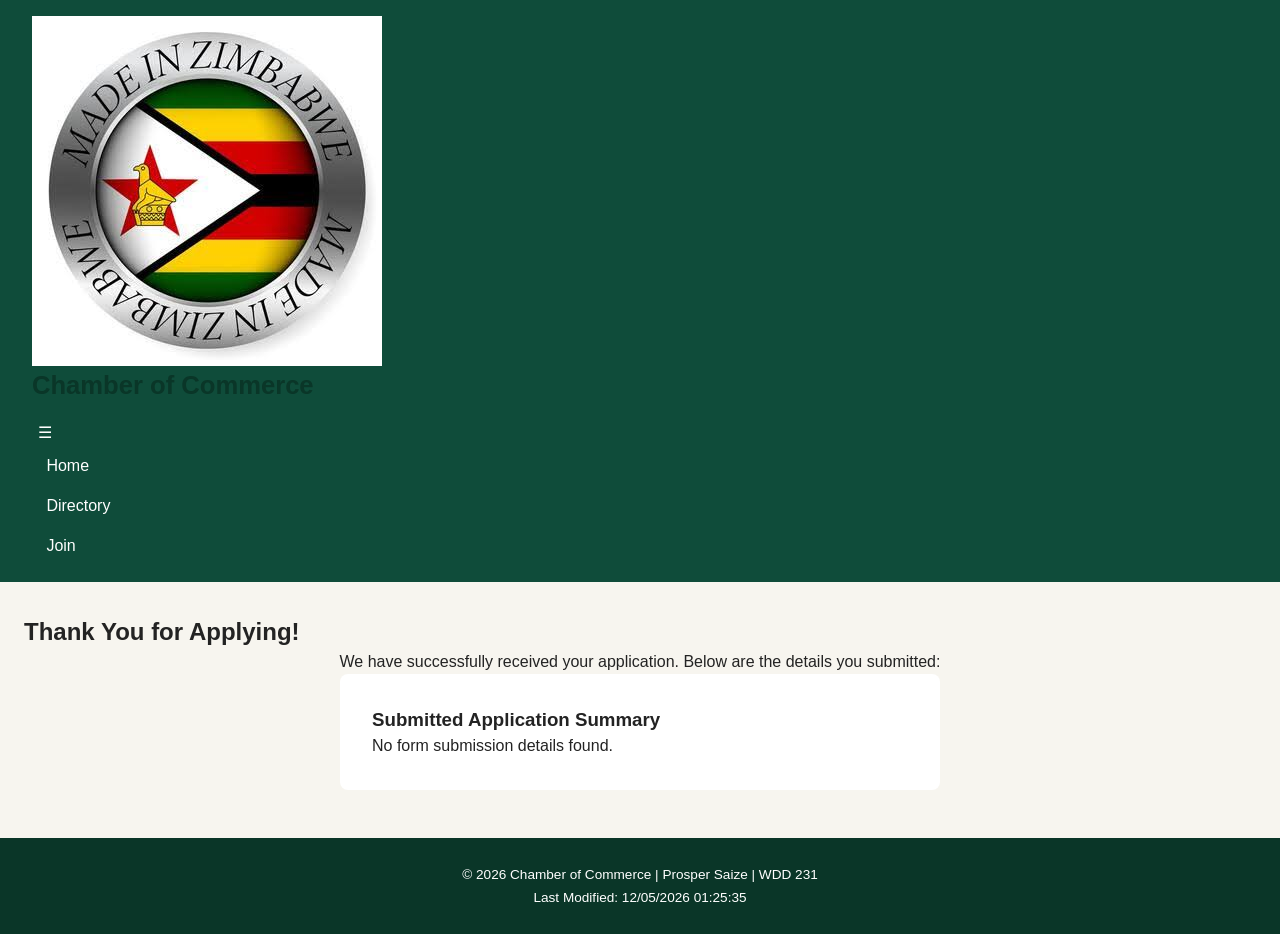
<file: chamber/thankyou.html>
<!DOCTYPE html>
<html lang="en">
<head>
  <meta charset="UTF-8">
  <meta name="viewport" content="width=device-width, initial-scale=1.0">
  <title>Application Received | Chamber of Commerce</title>
  <meta name="description" content="Confirmation page displaying submitted membership application details.">
  <meta name="author" content="Prosper Saize">
  <link rel="icon" href="favicon.svg.jpg">
  <link rel="stylesheet" href="styles/normalize.css">
  <link rel="stylesheet" href="styles/small.css">
  <link rel="stylesheet" href="styles/larger.css">
  <script src="scripts/navigation.js" defer></script>
  <script src="scripts/date.js" defer></script>
  <script src="scripts/thankyou.js" defer></script>
</head>
<body>

  <header>
    <div class="header-container">
     <img src="images/favicon.png" alt="Harare Chamber of Commerce Logo" class="logo">
      <h1>Chamber of Commerce</h1>
      <button id="menu-toggle" aria-label="Toggle Navigation Menu" aria-expanded="false">&#9776;</button>
      <nav id="main-nav">
        <ul>
          <li><a href="index.html">Home</a></li>
          <li><a href="directory.html">Directory</a></li>
          <li><a href="join.html">Join</a></li>
        </ul>
      </nav>
    </div>
  </header>

  <main class="thankyou-main">
    <h2>Thank You for Applying!</h2>
    <p style="text-align:center;">We have successfully received your application. Below are the details you submitted:</p>

    <section class="summary-card">
      <h3>Submitted Application Summary</h3>
      <div id="results">
        <!-- Rendered dynamically -->
      </div>
    </section>
  </main>

  <footer>
    <p>&copy; <span id="current-year"></span> Chamber of Commerce | Prosper Saize | WDD 231</p>
    <p id="last-modified"></p>
  </footer>

</body>
</html>
</file>
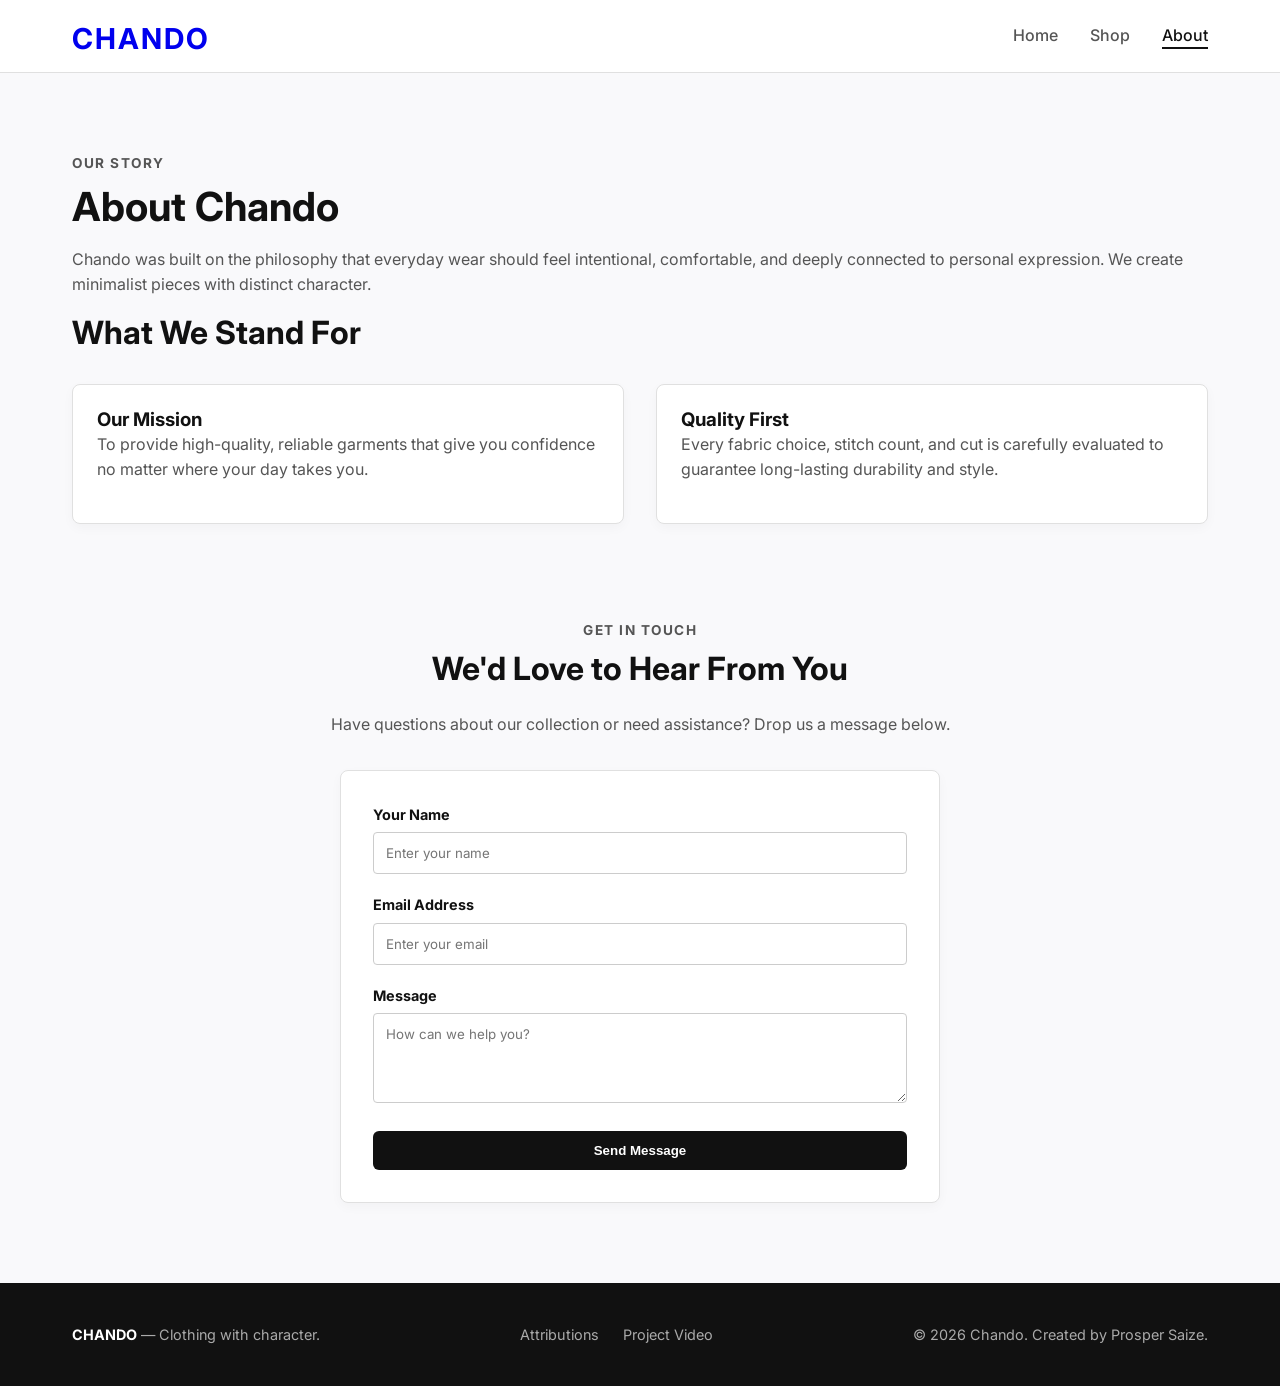
<file: final/about.html>
<!DOCTYPE html>
<html lang="en">
<head>
    <meta charset="UTF-8">
    <meta name="viewport" content="width=device-width, initial-scale=1.0">
    <title>About | Chando Clothing</title>
    <meta name="description" content="Learn about the story, vision, and mission behind the Chando clothing brand.">
    <meta name="author" content="Prosper Saize">

    <!-- Open Graph / Social Media Metadata -->
    <meta property="og:title" content="About | Chando Clothing">
    <meta property="og:description" content="Learn about the story, vision, and mission behind the Chando clothing brand.">
    <meta property="og:type" content="website">
    <meta property="og:url" content="https://byusaize.github.io/wdd231/final/about.html">
    <meta property="og:image" content="https://byusaize.github.io/wdd231/final/images/hoodies.jpeg">

    <!-- Favicon -->
    <link rel="icon" href="./images/hoodies.jpeg">

    <!-- Google Fonts -->
    <link rel="preconnect" href="https://fonts.googleapis.com">
    <link rel="preconnect" href="https://fonts.gstatic.com" crossorigin>
    <link href="https://fonts.googleapis.com/css2?family=Inter:wght@400;600;700&display=swap" rel="stylesheet">

    <!-- CSS -->
    <link rel="stylesheet" href="./styles/chando.css">
    <link rel="stylesheet" href="./styles/chando-large.css">

    <!-- JavaScript -->
    <script type="module" src="./scripts/main.js"></script>
</head>
<body>

    <!-- HEADER -->
    <header>
        <div class="header-inner">

            <a class="logo-link" href="./index.html" aria-label="Chando home">
                <span class="logo logo-text">CHANDO</span>
            </a>

            <!-- Mobile Menu Button -->
            <button id="menu-button" aria-label="Open navigation" aria-expanded="false" aria-controls="site-nav">☰</button>

            <!-- NAVIGATION -->
            <nav id="site-nav" aria-label="Main navigation">
                <ul>
                    <li><a href="./index.html">Home</a></li>
                    <li><a href="./shop.html">Shop</a></li>
                    <li><a class="active" href="./about.html">About</a></li>
                </ul>
            </nav>

        </div>
    </header>

    <!-- MAIN CONTENT -->
    <main>
        <section class="section">
            <p class="eyebrow">Our Story</p>
            <h1>About Chando</h1>
            <p>Chando was built on the philosophy that everyday wear should feel intentional, comfortable, and deeply connected to personal expression. We create minimalist pieces with distinct character.</p>

            <h2>What We Stand For</h2>
            <div class="intro-grid spaced">
                <article class="card">
                    <h3>Our Mission</h3>
                    <p>To provide high-quality, reliable garments that give you confidence no matter where your day takes you.</p>
                </article>
                <article class="card">
                    <h3>Quality First</h3>
                    <p>Every fabric choice, stitch count, and cut is carefully evaluated to guarantee long-lasting durability and style.</p>
                </article>
            </div>
        </section>

        <!-- CONTACT SECTION WITH FORM -->
        <section class="section">
            <div class="hero-content contact-intro">
                <p class="eyebrow">Get in Touch</p>
                <h2>We'd Love to Hear From You</h2>
                <p>Have questions about our collection or need assistance? Drop us a message below.</p>
            </div>

            <div class="form-wrap">
                <form action="./success.html" method="GET" class="card contact-form">

                    <div class="form-field">
                        <label for="name">Your Name</label>
                        <input type="text" id="name" name="name" required placeholder="Enter your name">
                    </div>

                    <div class="form-field">
                        <label for="email">Email Address</label>
                        <input type="email" id="email" name="email" required placeholder="Enter your email">
                    </div>

                    <div class="form-field">
                        <label for="message">Message</label>
                        <textarea id="message" name="message" rows="4" required placeholder="How can we help you?"></textarea>
                    </div>

                    <button type="submit" class="button submit-button">Send Message</button>

                </form>
            </div>
        </section>
    </main>

    <!-- FOOTER -->
    <footer>
        <div class="footer-inner">
            <p><strong>CHANDO</strong> — Clothing with character.</p>
            <div class="footer-links">
                <a href="./attributions.html">Attributions</a>
                <a href="https://www.loom.com/share/b6b843a3c90b471392c0cf7f0911a824" target="_blank" rel="noopener">Project Video</a>
            </div>
            <p>&copy; <span id="year"></span> Chando. Created by Prosper Saize.</p>
        </div>
    </footer>

</body>
</html>
</file>
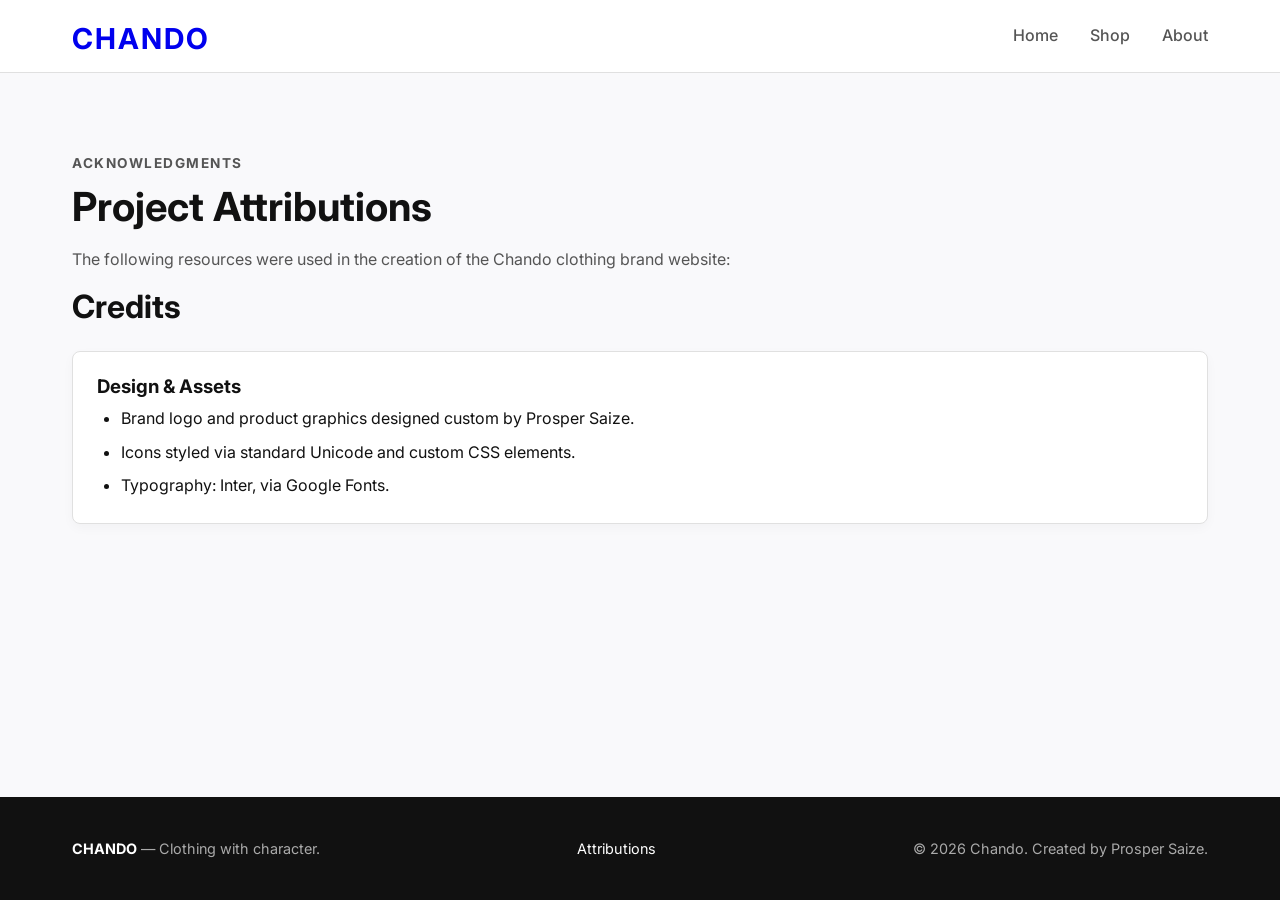
<file: final/attributions.html>
<!DOCTYPE html>
<html lang="en">
<head>
    <meta charset="UTF-8">
    <meta name="viewport" content="width=device-width, initial-scale=1.0">
    <title>Attributions | Chando Clothing</title>
    <meta name="description" content="Attributions and acknowledgments for design assets used in the Chando project.">
    <meta name="author" content="Prosper Saize">

    <!-- Open Graph / Social Media Metadata -->
    <meta property="og:title" content="Attributions | Chando Clothing">
    <meta property="og:description" content="Attributions and acknowledgments for design assets used in the Chando project.">
    <meta property="og:type" content="website">
    <meta property="og:url" content="https://byusaize.github.io/wdd231/final/attributions.html">
    <meta property="og:image" content="https://byusaize.github.io/wdd231/final/images/hoodies.jpeg">

    <!-- Favicon -->
    <link rel="icon" href="./images/hoodies.jpeg">

    <!-- Google Fonts -->
    <link rel="preconnect" href="https://fonts.googleapis.com">
    <link rel="preconnect" href="https://fonts.gstatic.com" crossorigin>
    <link href="https://fonts.googleapis.com/css2?family=Inter:wght@400;600;700&display=swap" rel="stylesheet">

    <!-- CSS -->
    <link rel="stylesheet" href="./styles/chando.css">
    <link rel="stylesheet" href="./styles/chando-large.css">

    <!-- JavaScript -->
    <script type="module" src="./scripts/main.js"></script>
</head>
<body>

    <!-- HEADER -->
    <header>
        <div class="header-inner">

            <a class="logo-link" href="./index.html" aria-label="Chando home">
                <span class="logo logo-text">CHANDO</span>
            </a>

            <!-- Mobile Menu Button -->
            <button id="menu-button" aria-label="Open navigation" aria-expanded="false" aria-controls="site-nav">☰</button>

            <!-- NAVIGATION -->
            <nav id="site-nav" aria-label="Main navigation">
                <ul>
                    <li><a href="./index.html">Home</a></li>
                    <li><a href="./shop.html">Shop</a></li>
                    <li><a href="./about.html">About</a></li>
                </ul>
            </nav>

        </div>
    </header>

    <main>
        <section class="section">
            <p class="eyebrow">Acknowledgments</p>
            <h1>Project Attributions</h1>
            <p>The following resources were used in the creation of the Chando clothing brand website:</p>

            <h2>Credits</h2>
            <div class="card spaced">
                <h3>Design &amp; Assets</h3>
                <ul class="credit-list">
                    <li>Brand logo and product graphics designed custom by Prosper Saize.</li>
                    <li>Icons styled via standard Unicode and custom CSS elements.</li>
                    <li>Typography: Inter, via Google Fonts.</li>
                </ul>
            </div>
        </section>
    </main>

    <!-- FOOTER -->
    <footer>
        <div class="footer-inner">
            <p><strong>CHANDO</strong> — Clothing with character.</p>
            <div class="footer-links">
                <a class="active" href="./attributions.html">Attributions</a>
            </div>
            <p>&copy; <span id="year"></span> Chando. Created by Prosper Saize.</p>
        </div>
    </footer>

</body>
</html>
</file>
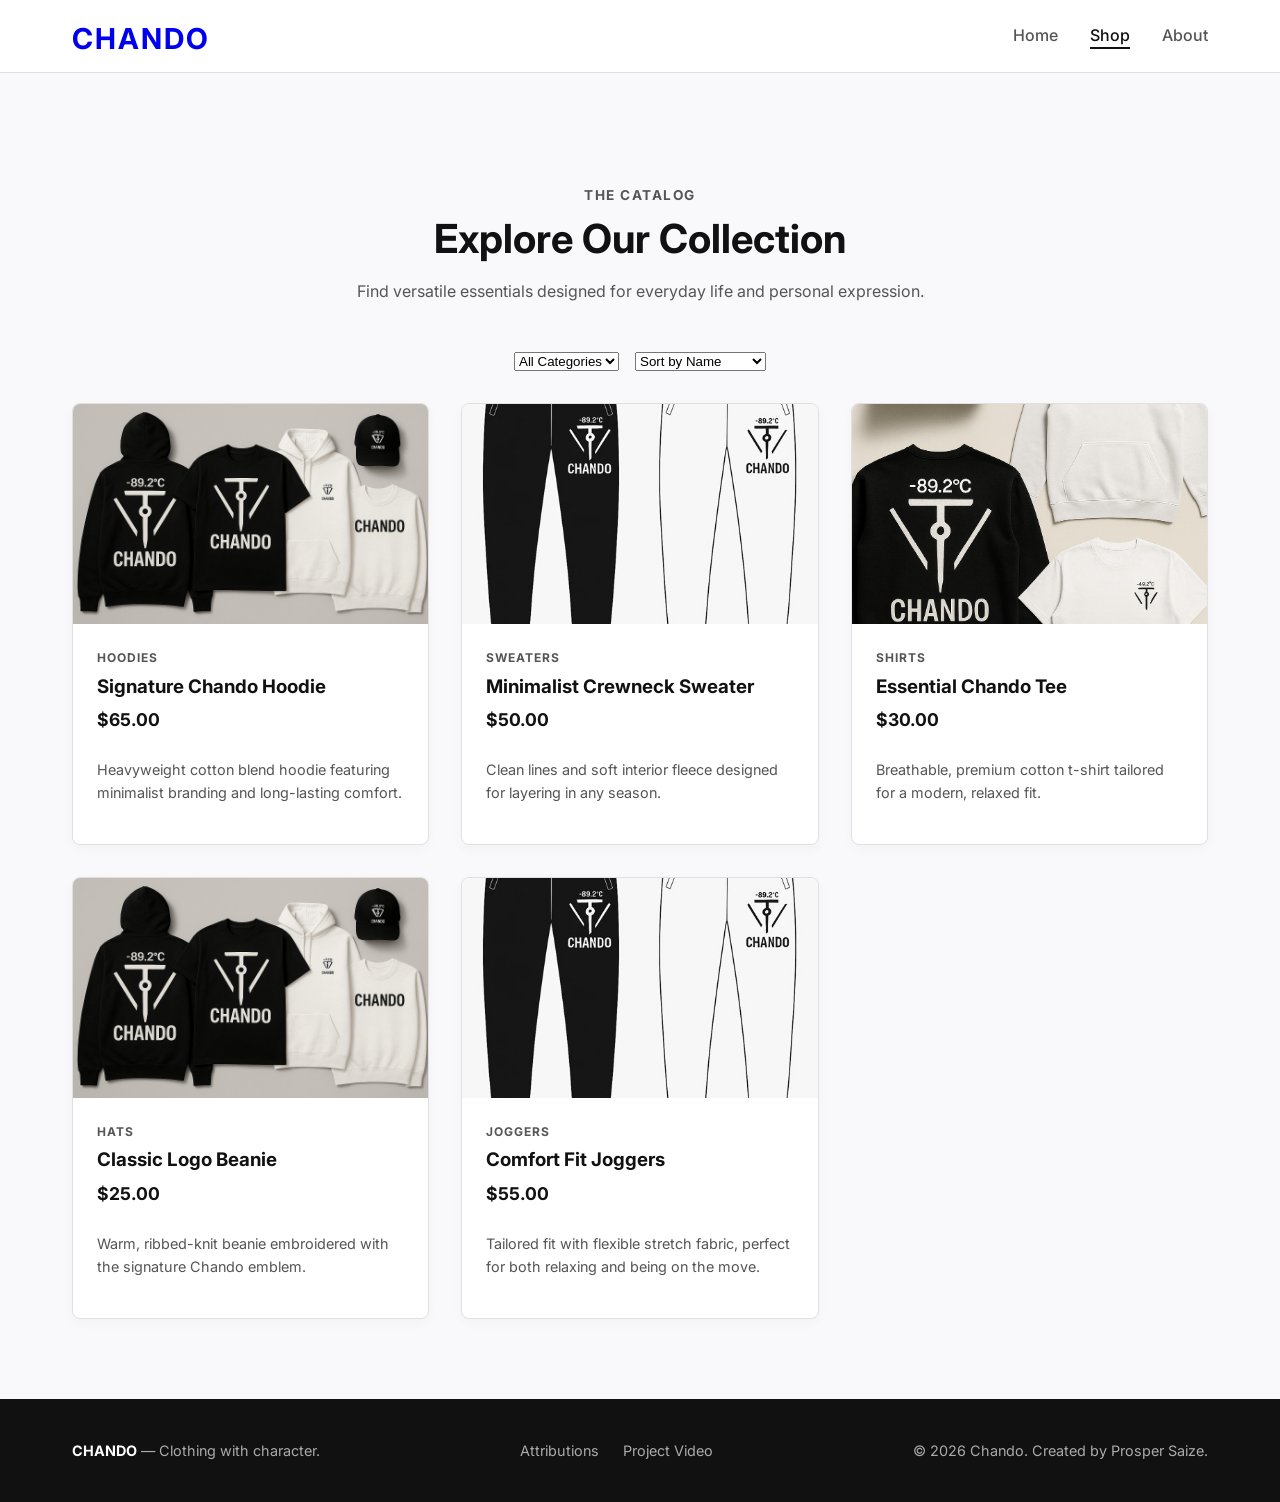
<file: final/shop.html>
<!DOCTYPE html>
<html lang="en">
<head>
    <meta charset="UTF-8">
    <meta name="viewport" content="width=device-width, initial-scale=1.0">
    <title>Chando | Shop Collection</title>
    <meta name="description" content="Browse the Chando collection of modern essentials, hoodies, sweaters, t-shirts, and more.">
    <meta name="author" content="Prosper Saize">

    <!-- Open Graph / Social Media Metadata -->
    <meta property="og:title" content="Chando | Shop Collection">
    <meta property="og:description" content="Browse the Chando collection of modern essentials, hoodies, sweaters, t-shirts, and more.">
    <meta property="og:type" content="website">
    <meta property="og:url" content="https://byusaize.github.io/wdd231/final/shop.html">
    <meta property="og:image" content="https://byusaize.github.io/wdd231/final/images/hoodies.jpeg">

    <!-- Favicon -->
    <link rel="icon" href="./images/hoodies.jpeg">

    <!-- Google Fonts -->
    <link rel="preconnect" href="https://fonts.googleapis.com">
    <link rel="preconnect" href="https://fonts.gstatic.com" crossorigin>
    <link href="https://fonts.googleapis.com/css2?family=Inter:wght@400;600;700&display=swap" rel="stylesheet">

    <!-- CSS -->
    <link rel="stylesheet" href="./styles/chando.css">
    <link rel="stylesheet" href="./styles/chando-large.css">

    <!-- JavaScript -->
    <script type="module" src="./scripts/main.js"></script>
</head>
<body>

    <!-- HEADER -->
    <header>
        <div class="header-inner">

            <a class="logo-link" href="./index.html" aria-label="Chando home">
                <span class="logo logo-text">CHANDO</span>
            </a>

            <!-- Mobile Menu Button -->
            <button id="menu-button" aria-label="Open navigation" aria-expanded="false" aria-controls="site-nav">☰</button>

            <!-- NAVIGATION -->
            <nav id="site-nav" aria-label="Main navigation">
                <ul>
                    <li><a href="./index.html">Home</a></li>
                    <li><a class="active" href="./shop.html">Shop</a></li>
                    <li><a href="./about.html">About</a></li>
                </ul>
            </nav>

        </div>
    </header>

    <!-- MAIN CONTENT -->
    <main>

        <section class="section">
            <div class="hero-content shop-hero">
                <p class="eyebrow">The Catalog</p>
                <h1>Explore Our Collection</h1>
                <p>Find versatile essentials designed for everyday life and personal expression.</p>
            </div>

            <!-- Filters -->
            <div class="filter-controls">
                <select id="category-filter" aria-label="Filter by category">
                    <option value="all">All Categories</option>
                    <option value="T-Shirts">T-Shirts</option>
                    <option value="Hoodies">Hoodies</option>
                    <option value="Joggers">Joggers</option>
                    <option value="Hats">Hats</option>
                </select>

                <select id="sort-products" aria-label="Sort products">
                    <option value="name">Sort by Name</option>
                    <option value="low">Price: Low to High</option>
                    <option value="high">Price: High to Low</option>
                </select>
            </div>

            <!-- PRODUCT DISPLAY CONTAINER (ID must match the JS) -->
            <div id="product-grid" class="product-grid">
                <!-- JavaScript populates products here -->
            </div>
        </section>

    </main>

    <!-- FOOTER -->
    <footer>
        <div class="footer-inner">
            <p><strong>CHANDO</strong> — Clothing with character.</p>
            <div class="footer-links">
                <a href="./attributions.html">Attributions</a>
                <a href="https://www.loom.com/share/b6b843a3c90b471392c0cf7f0911a824" target="_blank" rel="noopener">Project Video</a>
            </div>
            <p>&copy; <span id="year"></span> Chando. Created by Prosper Saize.</p>
        </div>
    </footer>

</body>
</html>
</file>
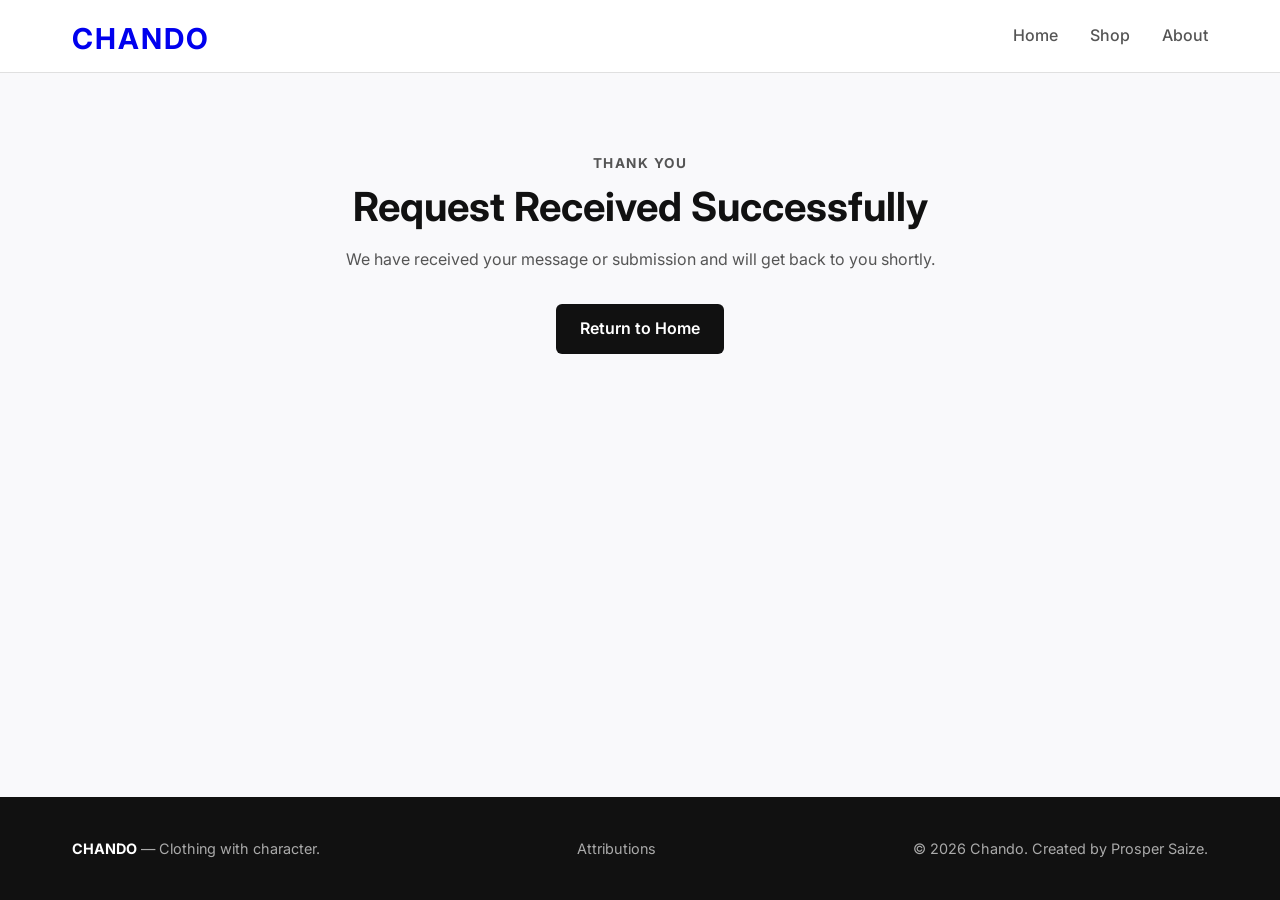
<file: final/success.html>
<!DOCTYPE html>
<html lang="en">
<head>
    <meta charset="UTF-8">
    <meta name="viewport" content="width=device-width, initial-scale=1.0">
    <title>Success | Chando Clothing</title>
    <meta name="description" content="Thank you for connecting with Chando.">
    <meta name="author" content="Prosper Saize">

    <!-- Open Graph / Social Media Metadata -->
    <meta property="og:title" content="Success | Chando Clothing">
    <meta property="og:description" content="Thank you for connecting with Chando.">
    <meta property="og:type" content="website">
    <meta property="og:url" content="https://byusaize.github.io/wdd231/final/success.html">
    <meta property="og:image" content="https://byusaize.github.io/wdd231/final/images/hoodies.jpeg">

    <!-- Favicon -->
    <link rel="icon" href="./images/hoodies.jpeg">

    <!-- Google Fonts -->
    <link rel="preconnect" href="https://fonts.googleapis.com">
    <link rel="preconnect" href="https://fonts.gstatic.com" crossorigin>
    <link href="https://fonts.googleapis.com/css2?family=Inter:wght@400;600;700&display=swap" rel="stylesheet">

    <!-- CSS -->
    <link rel="stylesheet" href="./styles/chando.css">
    <link rel="stylesheet" href="./styles/chando-large.css">

    <!-- JavaScript -->
    <script type="module" src="./scripts/main.js"></script>
</head>
<body>

    <!-- HEADER -->
    <header>
        <div class="header-inner">

            <a class="logo-link" href="./index.html" aria-label="Chando home">
                <span class="logo logo-text">CHANDO</span>
            </a>

            <!-- Mobile Menu Button -->
            <button id="menu-button" aria-label="Open navigation" aria-expanded="false" aria-controls="site-nav">☰</button>

            <!-- NAVIGATION -->
            <nav id="site-nav" aria-label="Main navigation">
                <ul>
                    <li><a href="./index.html">Home</a></li>
                    <li><a href="./shop.html">Shop</a></li>
                    <li><a href="./about.html">About</a></li>
                </ul>
            </nav>

        </div>
    </header>

    <main>
        <section class="section confirmation-card">
            <p class="eyebrow">Thank You</p>
            <h1>Request Received Successfully</h1>
            <p class="confirmation-message">We have received your message or submission and will get back to you shortly.</p>
            <a class="button inline-button" href="./index.html">Return to Home</a>
        </section>
    </main>

    <!-- FOOTER -->
    <footer>
        <div class="footer-inner">
            <p><strong>CHANDO</strong> — Clothing with character.</p>
            <div class="footer-links">
                <a href="./attributions.html">Attributions</a>
            </div>
            <p>&copy; <span id="year"></span> Chando. Created by Prosper Saize.</p>
        </div>
    </footer>

</body>
</html>
</file>
<file: styles/small.css>
/* =========================
   WDD131 HOME PAGE STYLES
   ========================= */

/* Reset */
* {
    box-sizing: border-box;
}

body {
    margin: 0;
    font-family: "Roboto", Arial, sans-serif;
    color: #222;
    background-color: #f5f7fa;
    line-height: 1.5;
}

/* =========================
   HEADER
   ========================= */

header {
    background-color: #17324d;
    color: white;
    padding: 1rem;
}

.profile {
    display: flex;
    align-items: center;
    gap: 1rem;
    font-size: 1.3rem;
    font-weight: 700;
}

.profile img {
    width: 55px;
    height: 55px;
    object-fit: cover;
    border-radius: 50%;
}

/* =========================
   MENU BUTTON
   ========================= */

#menu-button {
    display: block;
    margin-left: auto;
    margin-top: -45px;
    padding: 0.25rem 0.5rem;
    background: none;
    border: none;
    color: white;
    font-size: 2rem;
    cursor: pointer;
}

#menu-button:hover {
    color: #d8f3dc;
}

/* =========================
   NAVIGATION
   ========================= */

nav {
    display: none;
    flex-direction: column;
    margin-top: 1rem;
}

nav.open {
    display: flex;
}

nav a {
    color: white;
    text-decoration: none;
    padding: 0.8rem;
    text-align: center;
    border-top: 1px solid rgba(255, 255, 255, 0.2);
}

nav a:hover,
nav a.active {
    background-color: #3f7cac;
}

/* =========================
   MAIN
   ========================= */

main {
    max-width: 1100px;
    margin: 0 auto;
    padding: 1rem;
}

h1 {
    color: #17324d;
    border-bottom: 3px solid #3f7cac;
    padding-bottom: 0.5rem;
    margin-top: 0;
}

/* =========================
   SECTIONS
   ========================= */

section {
    background-color: white;
    margin-bottom: 1.5rem;
    border-radius: 8px;
    overflow: hidden;
    box-shadow: 0 2px 6px rgba(0, 0, 0, 0.1);
}

section h2 {
    margin: 0;
    padding: 0.8rem;
    background-color: #17324d;
    color: white;
    font-size: 1.2rem;
}

section p {
    padding: 1rem;
    margin: 0;
    line-height: 1.6;
}

/* =========================
   PROFILE PHOTO
   ========================= */

.photo {
    text-align: center;
}

.photo img {
    width: min(100%, 400px);
    height: auto;
    padding: 1rem;
    display: block;
    margin: 0 auto;
}

/* =========================
   COURSE BUTTONS
   ========================= */

.course-buttons {
    display: flex;
    flex-direction: column;
    gap: 0.5rem;
    padding: 1rem;
}

.course-buttons button {
    padding: 0.7rem;
    border: none;
    border-radius: 5px;
    background-color: #3f7cac;
    color: white;
    font-weight: 700;
    cursor: pointer;
    font-size: 1rem;
}

.course-buttons button:hover {
    background-color: #17324d;
}

/* =========================
   COURSE CREDITS
   ========================= */

.credits {
    text-align: center;
    font-weight: 700;
    padding: 1rem;
}

/* =========================
   COURSE LIST
   ========================= */

#course-list {
    display: grid;
    grid-template-columns: 1fr;
    gap: 1rem;
    padding: 1rem;
}

/* =========================
   COURSE CARD
   ========================= */

.course-card {
    padding: 1rem;
    border: 2px solid #ccc;
    border-radius: 8px;
    text-align: center;
    background-color: #f5f7fa;
}

.course-card.completed {
    background-color: #d8f3dc;
    border-color: #2d6a4f;
}

.course-card h3 {
    margin-top: 0;
}

/* =========================
   FOOTER
   ========================= */

footer {
    background-color: #17324d;
    color: white;
    text-align: center;
    padding: 1.5rem;
}

footer a {
    color: white;
    margin: 0 0.5rem;
}

footer a:hover {
    color: #d8f3dc;
}

.social {
    margin-bottom: 1rem;
}

/* =========================
   TABLET / DESKTOP
   ========================= */

@media screen and (min-width: 700px) {

    /* Header */
    header {
        display: grid;
        grid-template-columns: 1fr auto;
        align-items: center;
        padding: 1rem 5%;
    }

    /* Profile */
    .profile {
        font-size: 1.5rem;
    }

    /* Hide hamburger button */
    #menu-button {
        display: none;
    }

    /* Navigation */
    nav {
        display: flex;
        flex-direction: row;
        margin-top: 0;
    }

    nav a {
        border-top: none;
        padding: 0.8rem 1rem;
    }

    /* Main content */
    main {
        padding: 2rem;
    }

    /* Course buttons */
    .course-buttons {
        flex-direction: row;
        justify-content: center;
    }

    .course-buttons button {
        flex: 1;
        max-width: 250px;
    }

    /* Course cards */
    #course-list {
        grid-template-columns: repeat(3, 1fr);
    }

    /* Sections */
    section p {
        padding: 1.5rem;
    }

    /* Photo */
    .photo img {
        max-width: 350px;
    }
}

/* =========================
   LARGE DESKTOP
   ========================= */

@media screen and (min-width: 1000px) {

    main {
        max-width: 1200px;
    }

    #course-list {
        grid-template-columns: repeat(3, 1fr);
    }

    .course-card {
        min-height: 150px;
        display: flex;
        flex-direction: column;
        justify-content: center;
    }
}
</file>
<file: styles/larger.css>
@media screen and (min-width: 700px) {

    header {
        display: grid;
        grid-template-columns: 1fr auto;
        align-items: center;
        padding: 1rem 5%;
    }

    #menu-button {
        display: none;
    }

    nav {
        display: flex;
        flex-direction: row;
        margin-top: 0;
    }

    nav a {
        border: none;
        padding: 1rem 1.5rem;
    }

    nav a:hover {
        background-color: #3f7cac;
    }

    main {
        display: grid;
        grid-template-columns: 2fr 1fr;
        gap: 1.5rem;
        padding: 2rem;
    }

    main h1 {
        grid-column: 1 / -1;
    }

    .about {
        grid-column: 1;
    }

    .photo {
        grid-column: 2;
    }

    .certificate {
        grid-column: 1 / -1;
    }

    .course-buttons {
        flex-direction: row;
        justify-content: center;
    }

    #course-list {
        grid-template-columns: repeat(3, 1fr);
    }

}
</file>
<file: chamber/styles/small.css>
/* ============================================
   Chamber of Commerce — small.css (mobile-first)
   ============================================ */

:root {
  --color-primary: #0F4C3A;
  --color-primary-dark: #0A3628;
  --color-gold: #C9A227;
  --color-silver: #8A94A6;
  --color-bronze: #A9A9A9;
  --color-bg: #F7F5EF;
  --color-card: #FFFFFF;
  --color-ink: #232323;
  --color-stone: #6B675E;
  --font-heading: "Poppins", sans-serif;
  --font-body: "Roboto", sans-serif;
}

* {
  box-sizing: border-box;
}

body {
  background: var(--color-bg);
  color: var(--color-ink);
  font-family: var(--font-body);
  line-height: 1.5;
  margin: 0;
}

h1, h2, h3 {
  font-family: var(--font-heading);
}

/* ---------- Header ---------- */

header {
  display: flex;
  flex-wrap: wrap;
  align-items: center;
  justify-content: space-between;
  padding: 0.75rem 1rem;
  background: var(--color-primary);
  color: #ffffff;
}

.profile {
  display: flex;
  align-items: center;
  gap: 0.6rem;
}

.profile img {
  width: 36px;
  height: 36px;
  border-radius: 50%;
}

.profile span,
.site-title {
  font-family: var(--font-heading);
  font-weight: 600;
  font-size: 1rem;
  color: #ffffff;
}

#menu-button {
  font-size: 1.6rem;
  line-height: 1;
  color: #ffffff;
  background: transparent;
  border: none;
  padding: 0.25rem 0.5rem;
  cursor: pointer;
}

nav {
  display: none;
  flex-direction: column;
  width: 100%;
  order: 1;
  margin-top: 0.75rem;
}

nav.open {
  display: flex;
}

nav a {
  display: block;
  padding: 0.75rem 0.5rem;
  border-top: 1px solid rgba(255, 255, 255, 0.2);
  color: #ffffff;
  font-weight: 500;
  text-decoration: none;
  border-radius: 4px;
}

/* Contrast Fix: High contrast text on active link */
nav a.active {
  background-color: #ffffff;
  color: var(--color-primary);
  font-weight: 700;
}

/* ---------- Main ---------- */

main {
  padding: 1.5rem 1rem 2.5rem;
}

h1 {
  font-size: 1.6rem;
  margin-bottom: 1rem;
  color: var(--color-primary-dark);
}

.directory-controls {
  display: flex;
  flex-direction: column;
  gap: 0.75rem;
  margin-bottom: 1.25rem;
}

.directory-controls p {
  color: var(--color-stone);
}

.view-toggle {
  display: flex;
  gap: 0.5rem;
}

.view-toggle button {
  padding: 0.4rem 0.9rem;
  border: 1px solid var(--color-primary);
  border-radius: 4px;
  background-color: transparent;
  color: var(--color-primary);
  font-weight: 500;
  cursor: pointer;
}

.view-toggle button.active {
  background: var(--color-primary);
  color: #ffffff;
}

/* ---------- Member cards (directory page) ---------- */

#member-container {
  display: grid;
  grid-template-columns: 1fr;
  gap: 1.25rem;
}

.member-card {
  background: var(--color-card);
  border-radius: 8px;
  overflow: hidden;
  box-shadow: 0 1px 4px rgba(0, 0, 0, 0.12);
  display: flex;
  flex-direction: column;
}

#member-container.list-view .member-card {
  flex-direction: row;
  align-items: center;
}

.member-card img {
  width: 100%;
  height: 140px;
  object-fit: contain;
  background: #ffffff;
  padding: 0.75rem;
}

#member-container.list-view .member-card img {
  width: 100px;
  height: 100px;
  flex-shrink: 0;
}

.card-body {
  padding: 1rem;
  display: flex;
  flex-direction: column;
  gap: 0.3rem;
}

.card-body h3 {
  font-size: 1.05rem;
  margin: 0.2rem 0;
}

.card-body p {
  font-size: 0.9rem;
  color: var(--color-stone);
}

.card-body a {
  color: var(--color-primary);
  font-weight: 500;
  text-decoration: underline;
}

.membership-badge {
  align-self: flex-start;
  font-size: 0.75rem;
  font-weight: 700;
  text-transform: uppercase;
  letter-spacing: 0.04em;
  padding: 0.2rem 0.6rem;
  border-radius: 999px;
  color: #ffffff;
}

.membership-badge.level-1 { background: var(--color-bronze); }
.membership-badge.level-2 { background: var(--color-silver); }
.membership-badge.level-3 { background: var(--color-gold); color: #3a2e00; }

/* ---------- Hero (home page) ---------- */

.hero {
  position: relative;
}

.hero img {
  width: 100%;
  height: 45vh;
  min-height: 260px;
  object-fit: cover;
}

.hero-copy {
  position: absolute;
  left: 0;
  bottom: 0;
  padding: 1.25rem;
  color: #ffffff;
  background: linear-gradient(0deg, rgba(10,54,40,0.85), rgba(10,54,40,0));
  width: 100%;
}

.hero-copy h1 {
  font-size: 1.5rem;
  margin-bottom: 0.3rem;
  color: #ffffff;
}

.cta-button {
  display: inline-block;
  margin-top: 0.75rem;
  padding: 0.6rem 1.2rem;
  background: var(--color-gold);
  color: #3a2e00;
  font-weight: 700;
  border-radius: 4px;
  text-decoration: none;
}

/* ---------- Events ---------- */

.events, .weather, .spotlights {
  padding: 1.5rem 1rem;
}

.events h2, .weather h2, .spotlights h2 {
  color: var(--color-primary-dark);
  margin-bottom: 1rem;
}

.event-card {
  background: var(--color-card);
  border-radius: 8px;
  padding: 1rem;
  margin-bottom: 1rem;
  box-shadow: 0 1px 4px rgba(0,0,0,0.1);
}

.event-date {
  color: var(--color-primary);
  font-weight: 600;
  font-size: 0.9rem;
}

.event-location {
  color: var(--color-stone);
  font-size: 0.9rem;
}

/* ---------- Weather ---------- */

.weather {
  background: var(--color-card);
  border-radius: 8px;
}

.weather-now .temp {
  font-family: var(--font-heading);
  font-size: 2.5rem;
  color: var(--color-primary-dark);
}

.weather-now .condition {
  text-transform: capitalize;
  color: var(--color-stone);
}

.forecast {
  display: flex;
  gap: 0.75rem;
  margin-top: 1rem;
}

.forecast-day {
  flex: 1;
  text-align: center;
  background: var(--color-bg);
  border-radius: 6px;
  padding: 0.6rem 0.3rem;
}

.forecast-label {
  font-weight: 600;
  font-size: 0.85rem;
}

.forecast-temp {
  font-size: 1rem;
  margin-top: 0.2rem;
}

/* ---------- Spotlights ---------- */

#spotlight-container {
  display: grid;
  grid-template-columns: 1fr;
  gap: 1.25rem;
}

.spotlight-card {
  background: var(--color-card);
  border-radius: 8px;
  overflow: hidden;
  box-shadow: 0 1px 4px rgba(0,0,0,0.12);
}

.spotlight-card img {
  width: 100%;
  height: 120px;
  object-fit: contain;
  background: #ffffff;
  padding: 0.75rem;
}

/* ---------- Footer ---------- */

footer {
  padding: 1.25rem 1rem;
  background: var(--color-primary-dark);
  color: #ffffff;
  text-align: center;
  font-size: 0.85rem;
}

.social {
  display: flex;
  justify-content: center;
  gap: 1rem;
  margin-bottom: 0.5rem;
}

.social a {
  color: var(--color-gold);
  font-weight: 500;
  text-decoration: none;
}

footer p {
  margin: 0.15rem 0;
}

/* ---------- Form Styles ---------- */

.join-container {
  display: flex;
  flex-direction: column;
  gap: 2rem;
}

form {
  background-color: #ffffff;
  padding: 1.5rem;
  border-radius: 8px;
  box-shadow: 0 4px 12px rgba(0, 0, 0, 0.08);
}

label {
  display: block;
  margin-bottom: 1.25rem;
  font-weight: 600;
  color: var(--color-ink);
}

input[type="text"],
input[type="email"],
input[type="tel"],
textarea {
  width: 100%;
  padding: 0.75rem;
  margin-top: 0.35rem;
  border: 1px solid #ccc;
  border-radius: 4px;
  font-size: 1rem;
  box-sizing: border-box;
}

input[type="text"]:focus,
input[type="email"]:focus,
input[type="tel"]:focus,
textarea:focus {
  outline: 2px solid var(--color-primary);
  border-color: var(--color-primary);
}

textarea {
  min-height: 100px;
  resize: vertical;
}

.membership-selection {
  border: 1px solid #ccc;
  border-radius: 6px;
  padding: 1rem;
  margin-bottom: 1.25rem;
}

.membership-selection legend {
  padding: 0 0.4rem;
  font-weight: 600;
}

.radio-label {
  font-weight: normal;
  display: flex;
  align-items: center;
  gap: 0.5rem;
  margin-bottom: 0.5rem;
  cursor: pointer;
}

.submit-btn {
  background-color: var(--color-primary);
  color: #ffffff;
  border: none;
  padding: 0.85rem;
  font-size: 1.1rem;
  font-weight: 600;
  border-radius: 4px;
  cursor: pointer;
  width: 100%;
  transition: background-color 0.2s ease;
}

.submit-btn:hover {
  background-color: var(--color-primary-dark);
}

/* ---------- Cards & Animation ---------- */

.membership-cards {
  display: flex;
  flex-direction: column;
  gap: 1.25rem;
}

.card {
  background-color: #ffffff;
  border-left: 5px solid var(--color-gold);
  padding: 1.25rem;
  border-radius: 6px;
  box-shadow: 0 2px 8px rgba(0, 0, 0, 0.06);
}

.card-animate {
  animation: slideFadeIn 0.8s ease-out forwards;
  opacity: 0;
}

.card-animate:nth-child(1) { animation-delay: 0.1s; }
.card-animate:nth-child(2) { animation-delay: 0.25s; }
.card-animate:nth-child(3) { animation-delay: 0.4s; }
.card-animate:nth-child(4) { animation-delay: 0.55s; }

@keyframes slideFadeIn {
  from { opacity: 0; transform: translateY(20px); }
  to { opacity: 1; transform: translateY(0); }
}

.open-modal {
  background-color: var(--color-primary);
  color: #ffffff;
  border: none;
  padding: 0.5rem 1rem;
  border-radius: 4px;
  cursor: pointer;
  margin-top: 0.5rem;
  font-size: 0.9rem;
  transition: background-color 0.2s ease;
}

.open-modal:hover {
  background-color: var(--color-primary-dark);
}

/* ---------- Modals & Summary ---------- */

dialog {
  border: none;
  border-radius: 8px;
  padding: 1.5rem;
  max-width: 500px;
  width: 90%;
  box-shadow: 0 10px 25px rgba(0, 0, 0, 0.2);
}

dialog::backdrop {
  background-color: rgba(0, 0, 0, 0.6);
}

.close-modal {
  background-color: #8b0000;
  color: #ffffff;
  border: none;
  padding: 0.5rem 1rem;
  border-radius: 4px;
  cursor: pointer;
  margin-top: 1rem;
}

.close-modal:hover {
  background-color: #a00000;
}

.summary-card {
  background-color: #ffffff;
  padding: 2rem;
  border-radius: 8px;
  max-width: 600px;
  margin: 0 auto;
}
</file>
<file: chamber/styles/larger.css>
/* ============================================
   Chamber of Commerce — larger.css (768px+)
   ============================================ */

@media (min-width: 768px) {

    header {
        padding: 1rem 2rem;
    }

    #menu-button {
        display: none;
    }

    nav {
        display: flex !important;
        flex-direction: row;
        width: auto;
        order: 0;
        margin-top: 0;
        gap: 0.5rem;
    }

    nav a {
        border-top: none;
        padding: 0.5rem 0.9rem;
        border-radius: 4px;
    }

    main {
        padding: 2rem 1.5rem 3rem;
    }

    /* Join Page 2-Column Grid Layout */
    .join-container {
        display: grid;
        grid-template-columns: 3fr 2fr;
        gap: 2rem;
    }

    #member-container {
        grid-template-columns: repeat(3, 1fr);
    }

    #member-container.list-view {
        grid-template-columns: 1fr;
    }

    footer {
        padding: 1.5rem;
    }

    #spotlight-container {
        grid-template-columns: repeat(3, 1fr);
    }

    .hero img {
        height: 60vh;
    }

    .hero-copy h1 {
        font-size: 2.2rem;
    }
}

@media (min-width: 1024px) {
    #member-container {
        grid-template-columns: repeat(4, 1fr);
    }
}
</file>
<file: final/styles/chando.css>
/* ==========================
   CHANDO BASE / MOBILE STYLES
   ========================== */

:root {
    --primary: #111111;
    --secondary: #555555;
    --background: #f9f9fb;
    --surface: #ffffff;
    --accent: #2c3e50;
    --border: #e0e0e0;
    --transition: all 0.3s ease;
}

* {
    box-sizing: border-box;
    margin: 0;
    padding: 0;
}

body {
    font-family: "Inter", system-ui, -apple-system, BlinkMacSystemFont, "Segoe UI", Roboto, Oxygen, Ubuntu, Cantarell, sans-serif;
    background-color: var(--background);
    color: var(--primary);
    line-height: 1.6;
    display: flex;
    flex-direction: column;
    min-height: 100vh;
}

/* HEADER & NAVIGATION */
header {
    background-color: var(--surface);
    border-bottom: 1px solid var(--border);
    position: sticky;
    top: 0;
    z-index: 100;
}

.header-inner {
    max-width: 1200px;
    margin: 0 auto;
    padding: 1rem 2rem;
    display: flex;
    justify-content: space-between;
    align-items: center;
}

.logo {
    height: 40px;
    width: auto;
    max-width: 180px;
    object-fit: contain;
    display: block;
}

.logo-link {
    text-decoration: none;
}

.logo-text {
    font-size: 1.8rem;
    font-weight: bold;
    letter-spacing: 2px;
    color: inherit;
}

#menu-button {
    display: block;
    background: none;
    border: none;
    font-size: 1.5rem;
    cursor: pointer;
    color: var(--primary);
}

nav {
    display: none;
    position: absolute;
    top: 100%;
    left: 0;
    width: 100%;
    background: var(--surface);
    border-bottom: 1px solid var(--border);
    box-shadow: 0 4px 10px rgba(0,0,0,0.05);
}

nav.open {
    display: block;
}

nav ul {
    list-style: none;
    flex-direction: column;
    padding: 1.5rem 2rem;
    gap: 1rem;
    display: flex;
}

nav a {
    text-decoration: none;
    color: var(--secondary);
    font-weight: 500;
    transition: var(--transition);
}

nav a:hover,
nav a.active {
    color: var(--primary);
}

/* MAIN CONTENT */
main {
    flex: 1;
    max-width: 1200px;
    width: 100%;
    margin: 0 auto;
    padding: 2rem;
}

.section {
    padding: 2rem 0;
}

.eyebrow {
    font-size: 0.85rem;
    text-transform: uppercase;
    letter-spacing: 1.5px;
    color: var(--secondary);
    font-weight: 700;
    margin-bottom: 0.5rem;
}

h1, h2, h3 {
    color: var(--primary);
    font-weight: 700;
    line-height: 1.2;
}

h1 {
    font-size: 2.2rem;
    margin-bottom: 1rem;
}

h2 {
    font-size: 1.8rem;
    margin-bottom: 1.5rem;
}

p {
    color: var(--secondary);
    margin-bottom: 1rem;
}

/* SHOP PAGE */
.shop-hero {
    text-align: center;
    padding: 2rem 0;
}

.filter-controls {
    display: flex;
    gap: 1rem;
    justify-content: center;
    margin-bottom: 2rem;
}

/* CARDS & GRIDS */
.intro-grid,
.story-grid,
.product-grid {
    display: grid;
    grid-template-columns: 1fr;
    gap: 1.5rem;
    margin-top: 1.5rem;
}

.intro-grid.spaced {
    margin-top: 2rem;
}

.card, .product-card {
    background: var(--surface);
    border: 1px solid var(--border);
    border-radius: 8px;
    padding: 1.5rem;
    box-shadow: 0 4px 12px rgba(0,0,0,0.03);
}

.card.spaced {
    margin-top: 1.5rem;
}

.product-card {
    padding: 0;
    overflow: hidden;
    display: flex;
    flex-direction: column;
}

.product-card img {
    width: 100%;
    height: 220px;
    object-fit: cover;
    background: #eee;
}

.product-info {
    padding: 1.5rem;
    display: flex;
    flex-direction: column;
    gap: 0.5rem;
    flex: 1;
}

.product-category {
    font-size: 0.75rem;
    text-transform: uppercase;
    letter-spacing: 1px;
    color: var(--secondary);
    font-weight: 700;
}

.product-price {
    font-weight: 700;
    color: var(--primary);
    font-size: 1.1rem;
}

.product-desc {
    font-size: 0.9rem;
    color: var(--secondary);
}

.product-tools {
    display: flex;
    flex-direction: column;
    gap: 1rem;
    margin-bottom: 2rem;
}

.product-tools label {
    display: flex;
    flex-direction: column;
    font-weight: 600;
    font-size: 0.9rem;
    gap: 0.4rem;
}

.product-tools select {
    padding: 0.6rem 1rem;
    border: 1px solid var(--border);
    border-radius: 6px;
    background: var(--surface);
    font-size: 1rem;
}

/* ABOUT PAGE / CONTACT FORM */
.contact-intro {
    text-align: center;
    margin-bottom: 2rem;
}

.form-wrap {
    max-width: 600px;
    margin: 0 auto;
}

.contact-form {
    display: flex;
    flex-direction: column;
    gap: 1.2rem;
    padding: 2rem;
}

.form-field {
    display: flex;
    flex-direction: column;
    gap: 0.4rem;
}

.form-field label {
    font-weight: bold;
    font-size: 0.9rem;
}

.form-field input,
.form-field textarea {
    padding: 0.75rem;
    border: 1px solid #cccccc;
    border-radius: 4px;
    font-family: inherit;
}

.form-field textarea {
    resize: vertical;
}

/* SUCCESS PAGE */
.confirmation-card {
    text-align: center;
    padding: 3rem 1rem;
}

.confirmation-message {
    margin: 1rem 0;
}

/* ATTRIBUTIONS PAGE */
.credit-list {
    margin-left: 1.5rem;
    margin-top: 0.5rem;
    display: flex;
    flex-direction: column;
    gap: 0.5rem;
}

/* BUTTONS & FOOTER */
.button {
    display: inline-block;
    background-color: var(--primary);
    color: #ffffff;
    padding: 0.75rem 1.5rem;
    border-radius: 6px;
    text-decoration: none;
    font-weight: 600;
    text-align: center;
    border: none;
    cursor: pointer;
}

.submit-button {
    margin-top: 0.5rem;
}

.inline-button {
    margin-top: 1rem;
}

footer {
    background-color: var(--primary);
    color: #ffffff;
    padding: 2.5rem 1rem;
    margin-top: auto;
    text-align: center;
}

.footer-inner {
    max-width: 1200px;
    margin: 0 auto;
    display: flex;
    flex-direction: column;
    gap: 1.5rem;
    align-items: center;
}

.footer-inner p {
    color: #aaaaaa;
    font-size: 0.9rem;
    margin: 0;
}

.footer-inner strong {
    color: #ffffff;
}

.footer-links {
    display: flex;
    gap: 1.5rem;
}

.footer-links a {
    color: #aaaaaa;
    text-decoration: none;
    font-size: 0.9rem;
}

.footer-links a:hover,
.footer-links a.active {
    color: #ffffff;
}
</file>
<file: final/styles/chando-large.css>
/* ==========================
   CHANDO LARGE SCREEN STYLES (Desktop)
   ========================== */

@media (min-width: 768px) {
    /* Hide mobile menu button, show horizontal nav */
    #menu-button {
        display: none;
    }

    nav {
        display: block;
        position: static;
        width: auto;
        background: transparent;
        border: none;
        box-shadow: none;
    }

    nav ul {
        flex-direction: row;
        padding: 0;
        gap: 2rem;
    }

    nav a.active,
    nav a:hover {
        border-bottom: 2px solid var(--primary);
        padding-bottom: 2px;
    }

    /* Layout Adjustments */
    h1 {
        font-size: 2.5rem;
    }

    h2 {
        font-size: 2rem;
    }

    .section {
        padding: 3rem 0;
    }

    .intro-grid,
    .story-grid {
        grid-template-columns: repeat(2, 1fr);
        gap: 2rem;
    }

    .product-grid {
        grid-template-columns: repeat(auto-fill, minmax(280px, 1fr));
        gap: 2rem;
    }

    .product-tools {
        flex-direction: row;
        gap: 1.5rem;
    }

    .footer-inner {
        flex-direction: row;
        justify-content: space-between;
        text-align: left;
        padding: 0 2rem;
    }
}
</file>
<file: styles/siteplan.css>
* {
  box-sizing: border-box;
  margin: 0;
  padding: 0;
}

body {
  font-family: 'Open Sans', Arial, sans-serif;
  background-color: #E5E5E5;
  color: #333333;
  line-height: 1.6;
}

header {
  background-color: #111111;
  color: #ffffff;
  text-align: center;
  padding: 2.5rem 1rem;
}

header h1 {
  font-family: 'Montserrat', sans-serif;
  font-size: 2.2rem;
  margin-bottom: 0.5rem;
}

header h2 {
  font-size: 1.2rem;
  font-weight: 400;
  color: #D97706;
}

main {
  max-width: 900px;
  margin: 2rem auto;
  background: #ffffff;
  padding: 2.5rem;
  border-radius: 8px;
  box-shadow: 0 4px 12px rgba(0, 0, 0, 0.08);
  display: flex;
  flex-direction: column;
  gap: 2rem;
}

section {
  border-bottom: 1px solid #e2e8f0;
  padding-bottom: 1.5rem;
}

section:last-child {
  border-bottom: none;
}

h2 {
  font-family: 'Montserrat', sans-serif;
  color: #111111;
  font-size: 1.5rem;
  margin-bottom: 0.8rem;
  border-left: 4px solid #D97706;
  padding-left: 0.6rem;
}

p, ul, dl {
  margin-bottom: 0.8rem;
}

ul {
  padding-left: 1.5rem;
}

li {
  margin-bottom: 0.4rem;
}

code {
  background: #f1f5f9;
  padding: 0.2rem 0.4rem;
  border-radius: 4px;
  font-family: monospace;
}

.wireframe-grid {
  display: grid;
  grid-template-columns: 1fr 1fr;
  gap: 1rem;
  margin-top: 1rem;
}

.wireframe-box {
  background: #f8fafc;
  border: 2px dashed #cbd5e1;
  padding: 1.5rem;
  border-radius: 6px;
  text-align: center;
}

.wireframe-box h3 {
  font-size: 1.1rem;
  margin-bottom: 0.5rem;
  color: #111111;
}

footer {
  background-color: #111111;
  color: #ffffff;
  text-align: center;
  padding: 1.5rem;
  font-size: 0.9rem;
}

@media (max-width: 768px) {
  .wireframe-grid {
    grid-template-columns: 1fr;
  }
  main {
    margin: 1rem;
    padding: 1.5rem;
  }
}
</file>
<file: chamber/styles/discover.css>
/* Discover page. Load after small.css and larger.css */

#visit-message {
  display: flex;
  justify-content: space-between;
  align-items: center;
  gap: 1rem;
  max-width: 1200px;
  min-height: 3.5rem;
  margin: 0 auto 1rem;
  padding: 0.75rem 1rem;
  background: var(--color-card);
  border-left: 5px solid var(--color-gold);
  border-radius: 6px;
}

#visit-close {
  background: none;
  border: 0;
  font-size: 1.5rem;
  cursor: pointer;
  color: inherit;
}

/* Small: 320px - 640px. One stacked column */
#discover-grid {
  display: grid;
  gap: 1.25rem;
  max-width: 1200px;
  min-height: 100vh;
  margin: 0 auto;
  grid-template-columns: 1fr;
  grid-template-areas: "c1" "c2" "c3" "c4" "c5" "c6" "c7" "c8";
}

#discover-grid .card h2 {
  margin: 0 0 0.75rem;
  font-size: 1.15rem;
  color: var(--color-primary-dark);
}

#discover-grid .card figure {
  max-width: 300px;
  margin: 0 auto 0.75rem;
  overflow: hidden;
  border-radius: 4px;
}

#discover-grid .card img {
  display: block;
  width: 100%;
  height: auto;
  aspect-ratio: 3 / 2;
  object-fit: cover;
}

#discover-grid .card address {
  margin-bottom: 0.5rem;
  font-style: normal;
  font-size: 0.9rem;
  color: var(--color-stone);
}

/* Medium: 641px - 1024px. Two columns, cards 1 and 4 span the width */
@media (min-width: 641px) {
  #discover-grid {
    grid-template-columns: 1fr 1fr;
    grid-template-areas:
      "c1 c1"
      "c2 c3"
      "c4 c4"
      "c5 c6"
      "c7 c8";
  }

  /* Image hover effect: not applied on mobile */
  #discover-grid .card img {
    transition: transform 0.3s ease, filter 0.3s ease;
  }

  #discover-grid .card img:hover {
    transform: scale(1.06);
    filter: brightness(1.1) saturate(1.2);
  }
}

/* Large: 1025px and up. Four columns, card 2 spans two rows */
@media (min-width: 1025px) {
  #discover-grid {
    grid-template-columns: repeat(4, 1fr);
    grid-template-areas:
      "c1 c1 c2 c3"
      "c4 c5 c2 c6"
      "c7 c7 c8 c8";
  }
}
</file>
